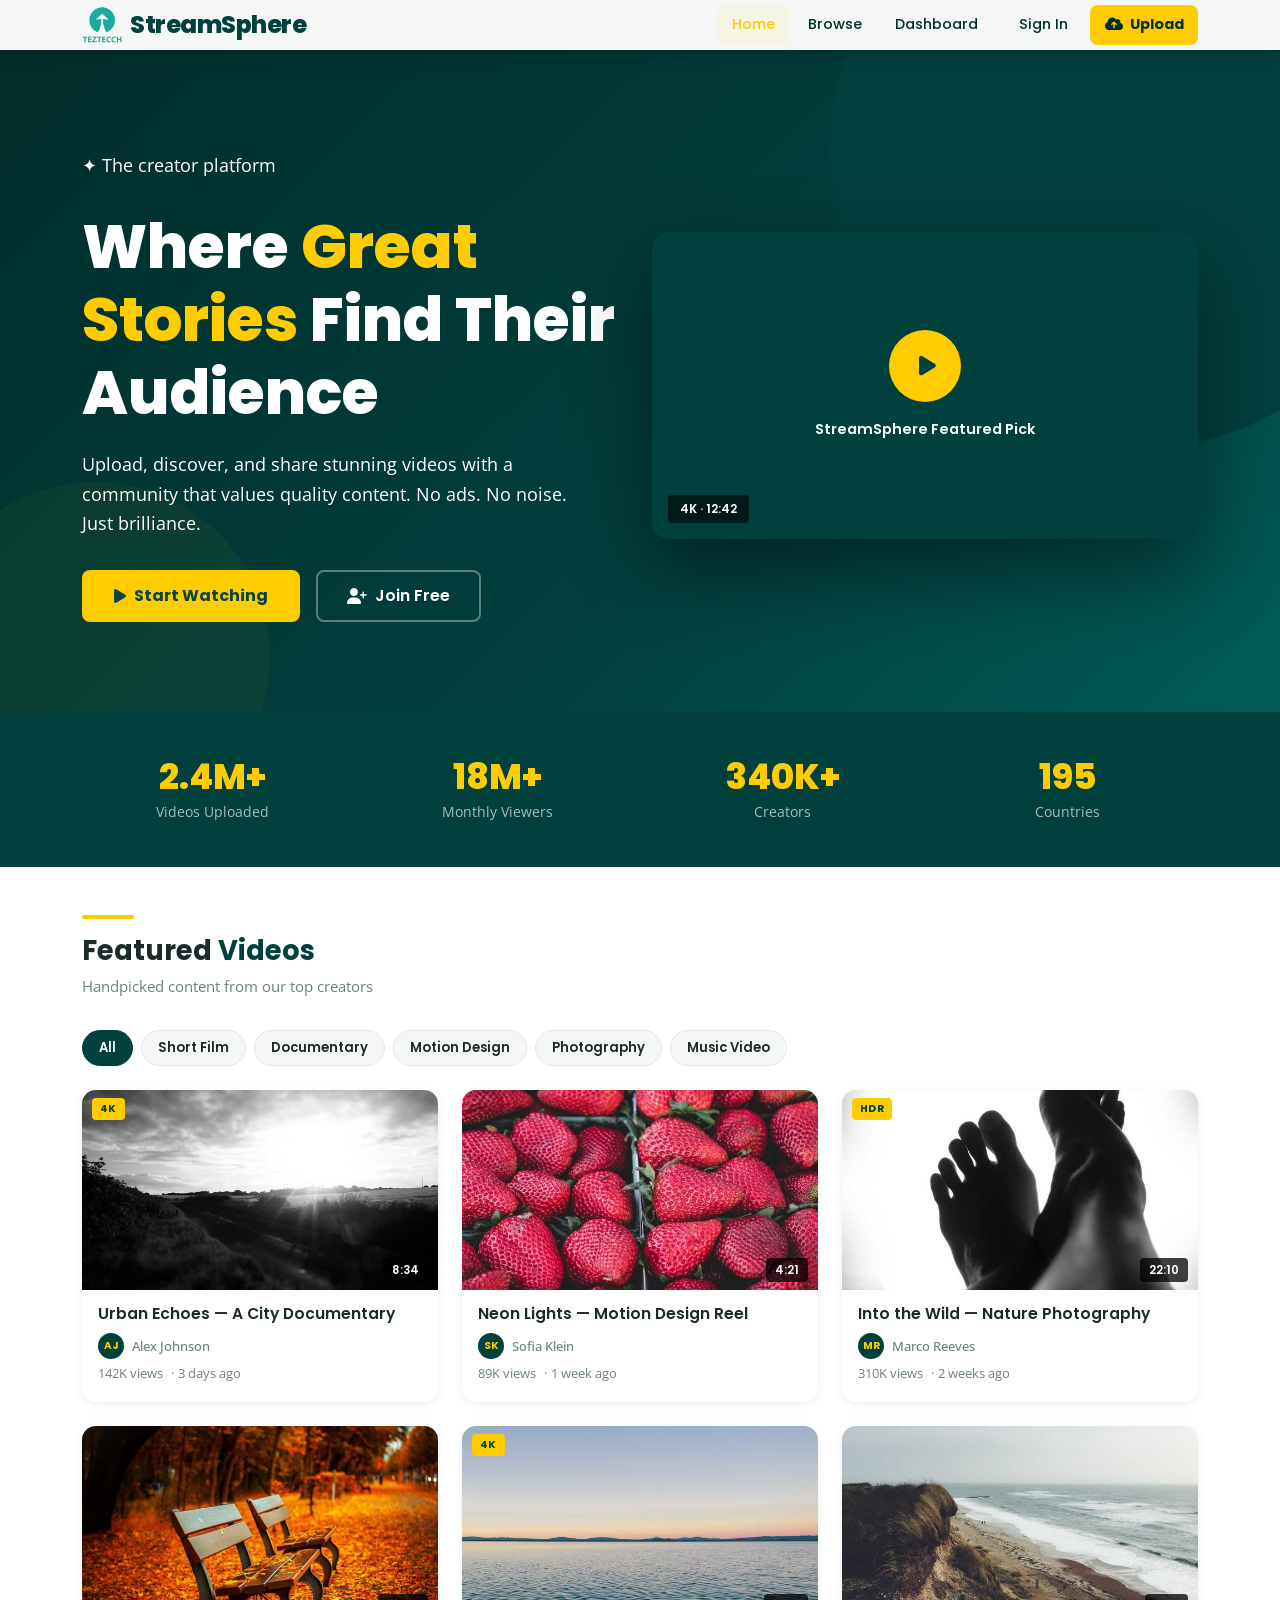
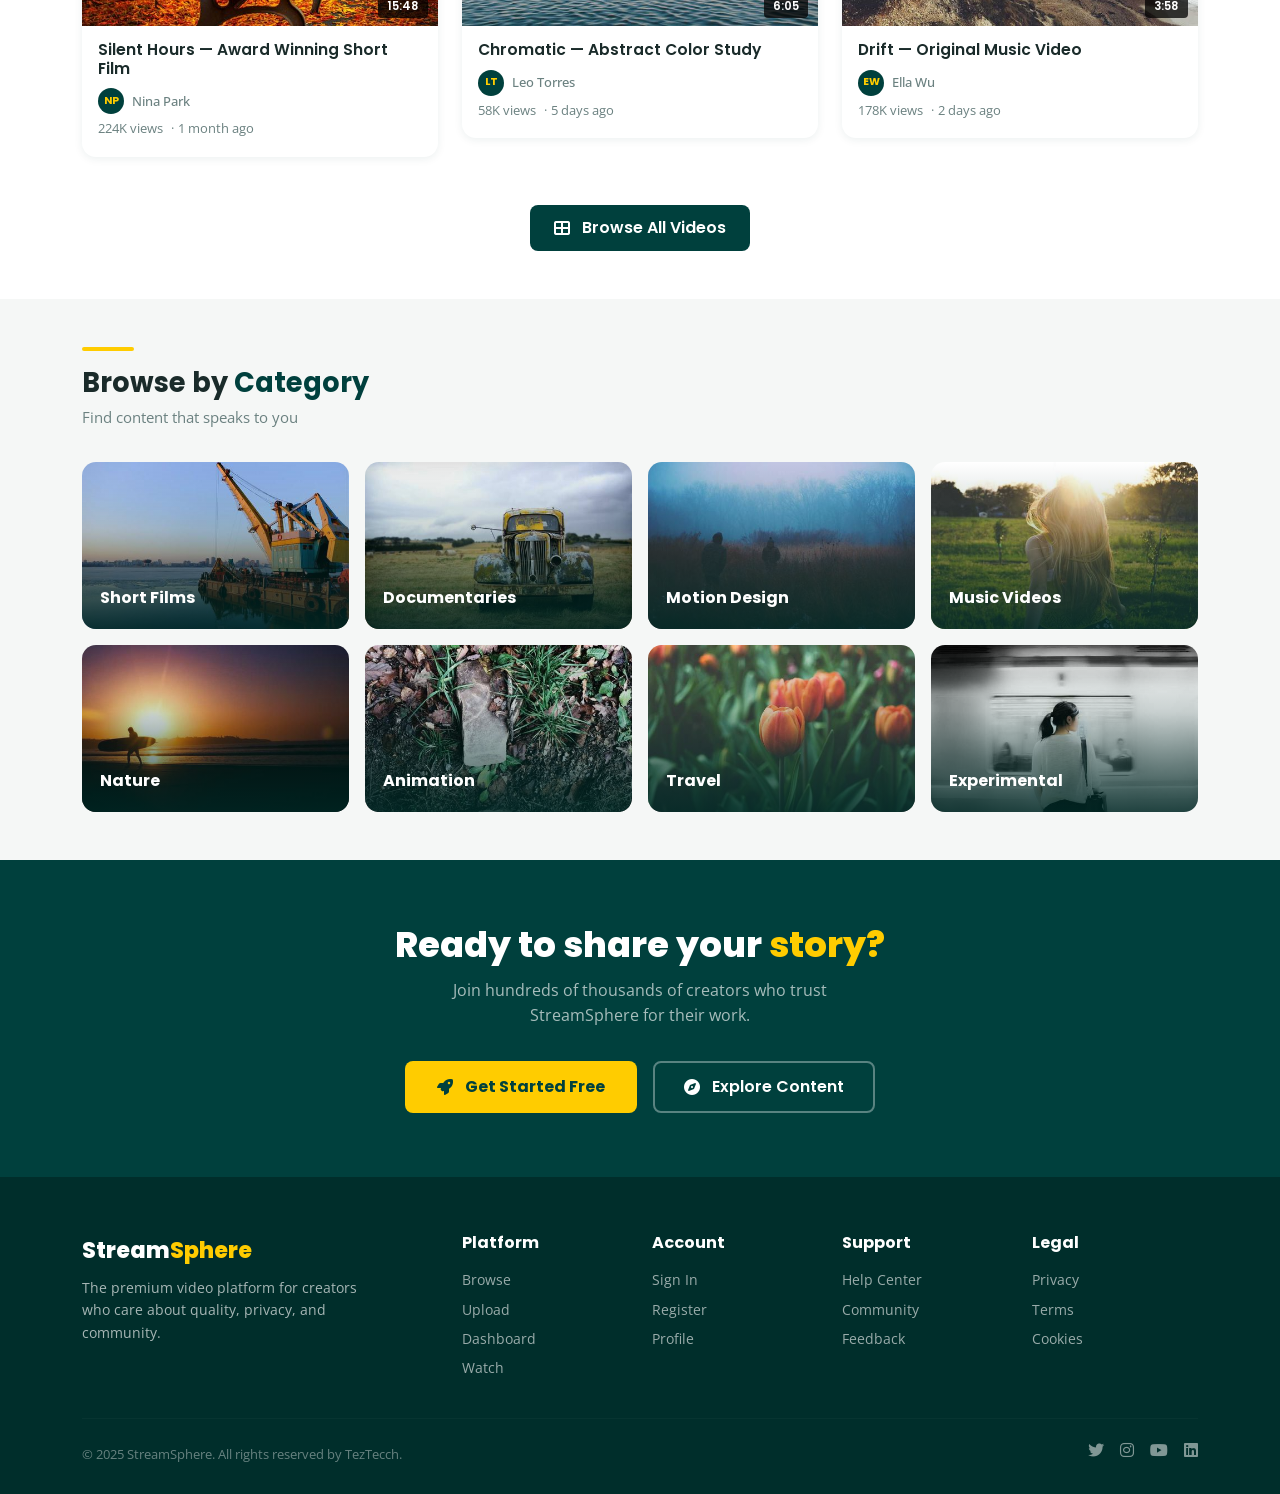
<file: Frontend/index.html>
<!DOCTYPE html>
<html lang="en">
<head>
  <meta charset="UTF-8" />
  <meta name="viewport" content="width=device-width, initial-scale=1.0" />
  <title>StreamSphere — Share Your World</title>
  <link rel="stylesheet" href="https://cdnjs.cloudflare.com/ajax/libs/bootstrap/5.3.2/css/bootstrap.min.css" />
  <link rel="stylesheet" href="https://cdnjs.cloudflare.com/ajax/libs/font-awesome/6.5.0/css/all.min.css" />
  <link rel="stylesheet" href="assets/css/style.css"/>
  <link rel="stylesheet" href="assets/css/components.css"/>
</head>
<body>

  <!-- ── Navbar ── -->
  <nav class="ss-navbar navbar navbar-expand-lg">
    <div class="container">
      <a class="navbar-brand d-flex align-items-center" href="index.html">
        <img src="assets/images/tez-logo.png" alt="StreamSphere Logo" width="40" height="40" class="me-2">
        <span>Stream<span class="brand-highlight">Sphere</span></span>
      </a>
      <button class="navbar-toggler" type="button" data-bs-toggle="collapse" data-bs-target="#mainNav">
        <span class="navbar-toggler-icon"></span>
      </button>
      <div class="collapse navbar-collapse" id="mainNav">
        <ul class="navbar-nav ms-auto align-items-lg-center gap-1">
          <li class="nav-item"><a class="nav-link active" href="index.html">Home</a></li>
          <li class="nav-item"><a class="nav-link" href="browse.html">Browse</a></li>
          <li class="nav-item"><a class="nav-link" href="dashboard.html">Dashboard</a></li>
          <li class="nav-item ms-lg-2"><a class="nav-link" href="login.html">Sign In</a></li>
          <li class="nav-item ms-lg-1">
            <a class="nav-link btn-nav-upload" href="upload.html"><i class="fas fa-cloud-upload-alt me-1"></i> Upload</a>
          </li>
        </ul>
      </div>
    </div>
  </nav>

  <!-- ── Hero ── -->
  <section class="ss-hero">
    <div class="container">
      <div class="row align-items-center">
        <div class="col-lg-6">
          <p class="ss-hero-tagline">✦ The creator platform</p>
          <h1>Where <span>Great Stories</span> Find Their Audience</h1>
          <p>Upload, discover, and share stunning videos with a community that values quality content. No ads. No noise. Just brilliance.</p>
          <div class="d-flex gap-3 flex-wrap">
            <a href="browse.html" class="btn-primary-ss"><i class="fas fa-play"></i> Start Watching</a>
            <a href="register.html" class="btn-outline-ss"><i class="fas fa-user-plus"></i> Join Free</a>
          </div>
        </div>
        <div class="col-lg-6 mt-5 mt-lg-0 text-center">
          <!-- Hero mock video frame -->
          <div style="border-radius:16px;overflow:hidden;box-shadow:0 32px 80px rgba(0,0,0,.45);position:relative;aspect-ratio:16/9;background:#0a1a19;display:flex;align-items:center;justify-content:center;">
            <div style="position:absolute;inset:0;background:linear-gradient(135deg,#00403d,#00403d 50%);"></div>
            <div style="position:relative;z-index:1;text-align:center;">
              <div style="width:72px;height:72px;border-radius:50%;background:#ffcc00;display:flex;align-items:center;justify-content:center;margin:0 auto 1rem;cursor:pointer;" onclick="window.location.href='watch.html'">
                <i class="fas fa-play" style="color:#00403D;font-size:1.4rem;margin-left:4px;"></i>
              </div>
              <p style="color:rgba(255,255,255,.7);font-family:'Poppins',sans-serif;font-weight:600;font-size:.9rem;margin:0;">StreamSphere Featured Pick</p>
            </div>
            <div style="position:absolute;bottom:1rem;left:1rem;background:rgba(0,0,0,.6);color:#fff;font-family:'Poppins',sans-serif;font-size:.75rem;font-weight:600;padding:.3rem .75rem;border-radius:4px;">4K · 12:42</div>
          </div>
        </div>
      </div>
    </div>
  </section>

  <!-- ── Stats band ── -->
  <div class="ss-stats-band">
    <div class="container">
      <div class="row text-center g-4">
        <div class="col-6 col-md-3 ss-stat-item">
          <h3>2.4M+</h3>
          <p>Videos Uploaded</p>
        </div>
        <div class="col-6 col-md-3 ss-stat-item">
          <h3>18M+</h3>
          <p>Monthly Viewers</p>
        </div>
        <div class="col-6 col-md-3 ss-stat-item">
          <h3>340K+</h3>
          <p>Creators</p>
        </div>
        <div class="col-6 col-md-3 ss-stat-item">
          <h3>195</h3>
          <p>Countries</p>
        </div>
      </div>
    </div>
  </div>

  <!-- ── Featured Videos ── -->
  <section class="py-5 bg-white">
    <div class="container">
      <div class="mb-4">
        <div class="ss-divider"></div>
        <h2 class="ss-section-label">Featured <span>Videos</span></h2>
        <p class="ss-section-sub">Handpicked content from our top creators</p>
      </div>

      <!-- Pills -->
      <div class="d-flex flex-wrap gap-2 mb-4">
        <span class="ss-pill active">All</span>
        <span class="ss-pill">Short Film</span>
        <span class="ss-pill">Documentary</span>
        <span class="ss-pill">Motion Design</span>
        <span class="ss-pill">Photography</span>
        <span class="ss-pill">Music Video</span>
      </div>

      <div class="row g-4 ss-video-grid">
        <!-- Card 1 -->
        <div class="col-sm-6 col-lg-4">
          <div class="ss-video-card">
            <div class="ss-video-thumb">
              <img src="assets/images/1.jpg" alt="Urban Echoes" />
              <div class="ss-play-overlay"><div class="ss-play-btn"><i class="fas fa-play"></i></div></div>
              <span class="ss-video-duration">8:34</span>
              <span class="ss-video-quality">4K</span>
            </div>
            <div class="ss-video-card-body">
              <h5>Urban Echoes — A City Documentary</h5>
              <div class="ss-card-author">
                <div class="ss-avatar-sm">AJ</div>
                <span class="ss-card-author-name">Alex Johnson</span>
              </div>
              <div class="ss-card-meta mt-1">
                <span>142K views</span>
                <span class="dot">3 days ago</span>
              </div>
            </div>
          </div>
        </div>
        <!-- Card 2 -->
        <div class="col-sm-6 col-lg-4">
          <div class="ss-video-card">
            <div class="ss-video-thumb">
              <img src="assets/images/2.jpg" alt="Neon Lights" />
              <div class="ss-play-overlay"><div class="ss-play-btn"><i class="fas fa-play"></i></div></div>
              <span class="ss-video-duration">4:21</span>
            </div>
            <div class="ss-video-card-body">
              <h5>Neon Lights — Motion Design Reel</h5>
              <div class="ss-card-author">
                <div class="ss-avatar-sm">SK</div>
                <span class="ss-card-author-name">Sofia Klein</span>
              </div>
              <div class="ss-card-meta mt-1">
                <span>89K views</span>
                <span class="dot">1 week ago</span>
              </div>
            </div>
          </div>
        </div>
        <!-- Card 3 -->
        <div class="col-sm-6 col-lg-4">
          <div class="ss-video-card">
            <div class="ss-video-thumb">
              <img src="assets/images/3.jpg" alt="Into the Wild" />
              <div class="ss-play-overlay"><div class="ss-play-btn"><i class="fas fa-play"></i></div></div>
              <span class="ss-video-duration">22:10</span>
              <span class="ss-video-quality">HDR</span>
            </div>
            <div class="ss-video-card-body">
              <h5>Into the Wild — Nature Photography</h5>
              <div class="ss-card-author">
                <div class="ss-avatar-sm">MR</div>
                <span class="ss-card-author-name">Marco Reeves</span>
              </div>
              <div class="ss-card-meta mt-1">
                <span>310K views</span>
                <span class="dot">2 weeks ago</span>
              </div>
            </div>
          </div>
        </div>
        <!-- Card 4 -->
        <div class="col-sm-6 col-lg-4">
          <div class="ss-video-card">
            <div class="ss-video-thumb">
              <img src="assets/images/4.jpg" alt="Silent Hours" />
              <div class="ss-play-overlay"><div class="ss-play-btn"><i class="fas fa-play"></i></div></div>
              <span class="ss-video-duration">15:48</span>
            </div>
            <div class="ss-video-card-body">
              <h5>Silent Hours — Award Winning Short Film</h5>
              <div class="ss-card-author">
                <div class="ss-avatar-sm">NP</div>
                <span class="ss-card-author-name">Nina Park</span>
              </div>
              <div class="ss-card-meta mt-1">
                <span>224K views</span>
                <span class="dot">1 month ago</span>
              </div>
            </div>
          </div>
        </div>
        <!-- Card 5 -->
        <div class="col-sm-6 col-lg-4">
          <div class="ss-video-card">
            <div class="ss-video-thumb">
              <img src="assets/images/5.jpg" alt="Chromatic" />
              <div class="ss-play-overlay"><div class="ss-play-btn"><i class="fas fa-play"></i></div></div>
              <span class="ss-video-duration">6:05</span>
              <span class="ss-video-quality">4K</span>
            </div>
            <div class="ss-video-card-body">
              <h5>Chromatic — Abstract Color Study</h5>
              <div class="ss-card-author">
                <div class="ss-avatar-sm">LT</div>
                <span class="ss-card-author-name">Leo Torres</span>
              </div>
              <div class="ss-card-meta mt-1">
                <span>58K views</span>
                <span class="dot">5 days ago</span>
              </div>
            </div>
          </div>
        </div>
        <!-- Card 6 -->
        <div class="col-sm-6 col-lg-4">
          <div class="ss-video-card">
            <div class="ss-video-thumb">
              <img src="assets/images/6.jpg" alt="Drift" />
              <div class="ss-play-overlay"><div class="ss-play-btn"><i class="fas fa-play"></i></div></div>
              <span class="ss-video-duration">3:58</span>
            </div>
            <div class="ss-video-card-body">
              <h5>Drift — Original Music Video</h5>
              <div class="ss-card-author">
                <div class="ss-avatar-sm">EW</div>
                <span class="ss-card-author-name">Ella Wu</span>
              </div>
              <div class="ss-card-meta mt-1">
                <span>178K views</span>
                <span class="dot">2 days ago</span>
              </div>
            </div>
          </div>
        </div>
      </div>

      <div class="text-center mt-5">
        <a href="browse.html" class="btn-dark-ss"><i class="fas fa-th-large me-1"></i> Browse All Videos</a>
      </div>
    </div>
  </section>

  <!-- ── Categories ── -->
  <section class="py-5" style="background:var(--clr-light);">
    <div class="container">
      <div class="mb-4">
        <div class="ss-divider"></div>
        <h2 class="ss-section-label">Browse by <span>Category</span></h2>
        <p class="ss-section-sub">Find content that speaks to you</p>
      </div>
      <div class="row g-3">
        <div class="col-6 col-md-4 col-lg-3">
          <div class="ss-category-card">
            <img src="assets/images/category1.jpg" alt="Short Films" />
            <div class="ss-cat-overlay"><span>Short Films</span></div>
          </div>
        </div>
        <div class="col-6 col-md-4 col-lg-3">
          <div class="ss-category-card">
            <img src="assets/images/category2.jpg" alt="Documentaries" />
            <div class="ss-cat-overlay"><span>Documentaries</span></div>
          </div>
        </div>
        <div class="col-6 col-md-4 col-lg-3">
          <div class="ss-category-card">
            <img src="assets/images/category3.jpg" alt="Motion Design" />
            <div class="ss-cat-overlay"><span>Motion Design</span></div>
          </div>
        </div>
        <div class="col-6 col-md-4 col-lg-3">
          <div class="ss-category-card">
            <img src="assets/images/category4.jpg" alt="Music Videos" />
            <div class="ss-cat-overlay"><span>Music Videos</span></div>
          </div>
        </div>
        <div class="col-6 col-md-4 col-lg-3">
          <div class="ss-category-card">
            <img src="assets/images/category5.jpg" alt="Nature" />
            <div class="ss-cat-overlay"><span>Nature</span></div>
          </div>
        </div>
        <div class="col-6 col-md-4 col-lg-3">
          <div class="ss-category-card">
            <img src="assets/images/category6.jpg" alt="Animation" />
            <div class="ss-cat-overlay"><span>Animation</span></div>
          </div>
        </div>
        <div class="col-6 col-md-4 col-lg-3">
          <div class="ss-category-card">
            <img src="assets/images/category7.jpg" alt="Travel" />
            <div class="ss-cat-overlay"><span>Travel</span></div>
          </div>
        </div>
        <div class="col-6 col-md-4 col-lg-3">
          <div class="ss-category-card">
            <img src="assets/images/category8.jpg" alt="Experimental" />
            <div class="ss-cat-overlay"><span>Experimental</span></div>
          </div>
        </div>
      </div>
    </div>
  </section>

  <!-- ── CTA Band ── -->
  <section class="py-5" style="background:var(--clr-dark);">
    <div class="container text-center py-3">
      <h2 style="font-family:var(--font-head);font-weight:800;font-size:2.2rem;color:#ffff;margin-bottom:.75rem;">
        Ready to share your <span style="color:var(--clr-accent);">story?</span>
      </h2>
      <p style="color:rgba(255,255,255,.65);max-width:480px;margin:0 auto 2rem;">
        Join hundreds of thousands of creators who trust StreamSphere for their work.
      </p>
      <div class="d-flex gap-3 justify-content-center flex-wrap">
        <a href="register.html" class="btn-primary-ss"><i class="fas fa-rocket me-1"></i> Get Started Free</a>
        <a href="browse.html" class="btn-outline-ss"><i class="fas fa-compass me-1"></i> Explore Content</a>
      </div>
    </div>
  </section>

  <!-- ── Footer ── -->
  <footer class="ss-footer">
    <div class="container">
      <div class="row g-4">
        <div class="col-12 col-md-4">
          <div class="ss-footer-brand mb-2">Stream<span>Sphere</span></div>
          <p style="font-size:.88rem;max-width:280px;">The premium video platform for creators who care about quality, privacy, and community.</p>
        </div>
        <div class="col-6 col-md-2">
          <h5>Platform</h5>
          <a href="browse.html">Browse</a>
          <a href="upload.html">Upload</a>
          <a href="dashboard.html">Dashboard</a>
          <a href="watch.html">Watch</a>
        </div>
        <div class="col-6 col-md-2">
          <h5>Account</h5>
          <a href="login.html">Sign In</a>
          <a href="register.html">Register</a>
          <a href="profile.html">Profile</a>
        </div>
        <div class="col-6 col-md-2">
          <h5>Support</h5>
          <a href="help.html">Help Center</a>
          <a href="community.html">Community</a>
          <a href="feedback.html">Feedback</a>
        </div>
        <div class="col-6 col-md-2">
          <h5>Legal</h5>
          <a href="privacypolicy.html">Privacy</a>
          <a href="term.html">Terms</a>
          <a href="cookies.html">Cookies</a>
        </div>
      </div>
      <hr class="ss-footer-divider" />
      <div class="d-flex flex-column flex-md-row justify-content-between align-items-center gap-2">
        <p class="ss-footer-copy mb-0">© 2025 StreamSphere. All rights reserved by TezTecch.</p>
        <div class="d-flex gap-3">
          <a href="https://x.com/tecchtez" style="color:rgba(255,255,255,.5);font-size:1rem;" class="hover-accent"><i class="fab fa-twitter"></i></a>
          <a href="https://t.me/teztecch" style="color:rgba(255,255,255,.5);font-size:1rem;"><i class="fab fa-instagram"></i></a>
          <a href="https://www.youtube.com/@teztecch" style="color:rgba(255,255,255,.5);font-size:1rem;"><i class="fab fa-youtube"></i></a>
          <a href="https://in.linkedin.com/company/teztecchsolutions" style="color:rgba(255,255,255,.5);font-size:1rem;"><i class="fab fa-linkedin"></i></a>
        </div>
      </div>
    </div>
  </footer>

  <script src="https://cdnjs.cloudflare.com/ajax/libs/bootstrap/5.3.2/js/bootstrap.bundle.min.js"></script>
  <script src="assets/js/main.js"></script>
</body>
</html>
</file>
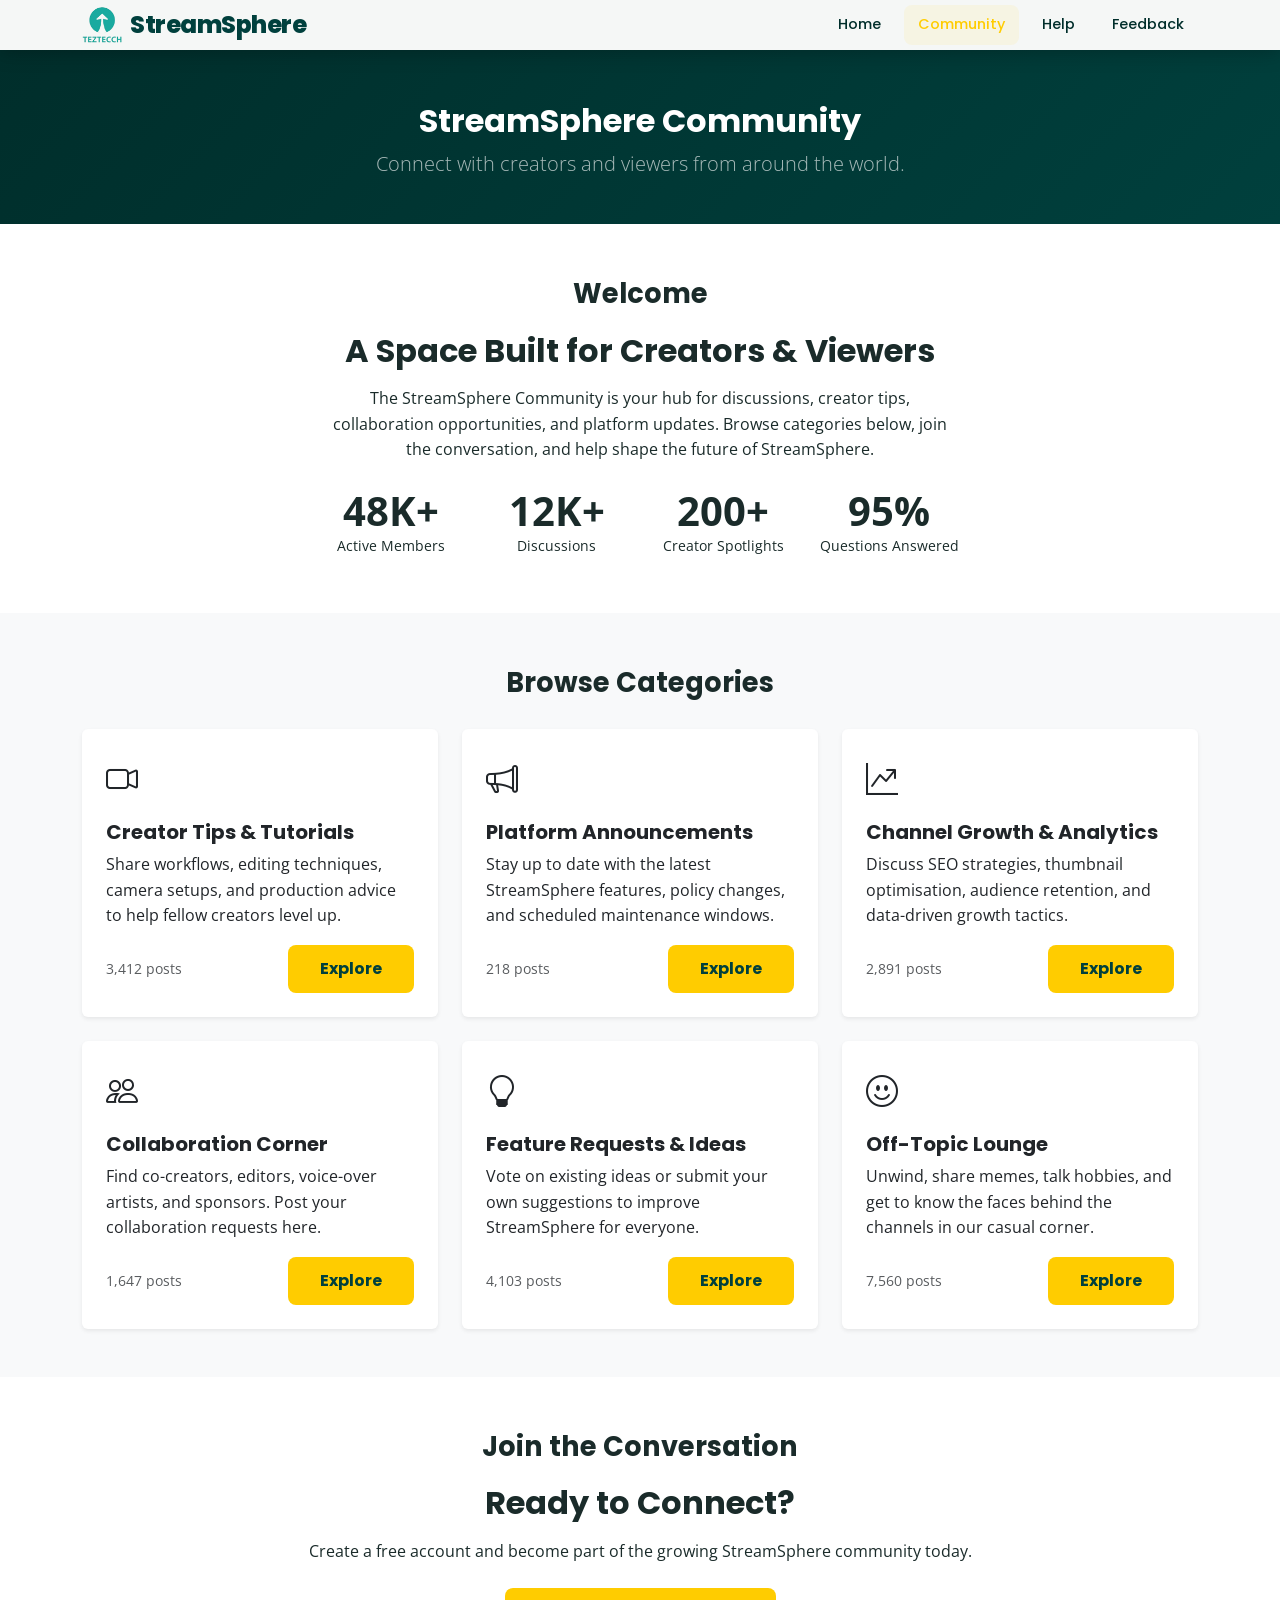
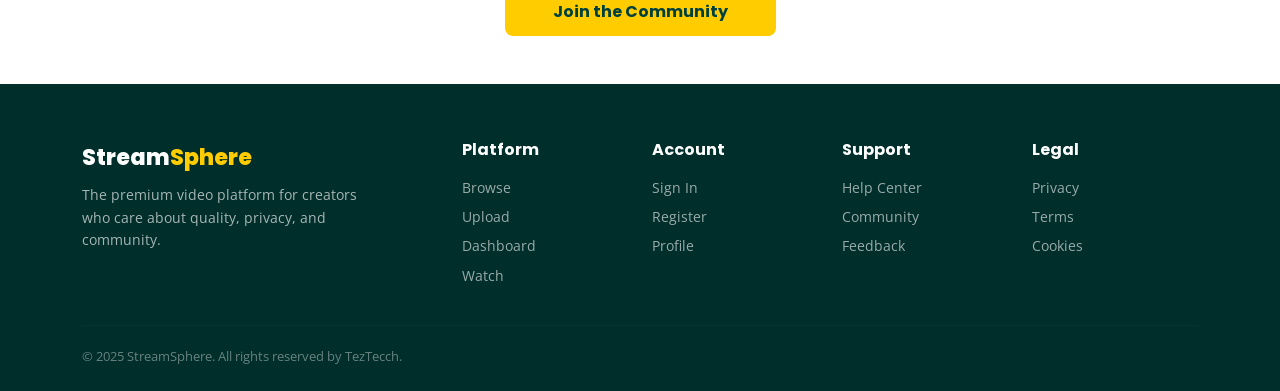
<file: Frontend/community.html>
<!DOCTYPE html>
<html lang="en">
<head>
  <meta charset="UTF-8" />
  <meta name="viewport" content="width=device-width, initial-scale=1.0" />
  <title>Community – StreamSphere</title>
  <link rel="stylesheet" href="https://cdn.jsdelivr.net/npm/bootstrap@5.3.2/dist/css/bootstrap.min.css" />
  <link rel="stylesheet" href="https://cdn.jsdelivr.net/npm/bootstrap-icons@1.11.3/font/bootstrap-icons.min.css" />
  <link rel="stylesheet" href="assets/css/style.css" />
</head>
<body>

  <!-- ===== NAVBAR ===== -->
  <nav class="navbar navbar-expand-lg ss-navbar">
    <div class="container">
       <a class="navbar-brand d-flex align-items-center" href="index.html">
        <img src="assets/images/tez-logo.png" alt="StreamSphere Logo" width="40" height="40" class="me-2">
        <span>Stream<span class="brand-highlight">Sphere</span></span>
      </a>
      <button class="navbar-toggler" type="button" data-bs-toggle="collapse" data-bs-target="#mainNav">
        <span class="navbar-toggler-icon"></span>
      </button>
      <div class="collapse navbar-collapse" id="mainNav">
        <ul class="navbar-nav ms-auto gap-2">
          <li class="nav-item"><a class="nav-link" href="index.html">Home</a></li>
          <li class="nav-item"><a class="nav-link active" href="community.html">Community</a></li>
          <li class="nav-item"><a class="nav-link" href="help-center.html">Help</a></li>
          <li class="nav-item"><a class="nav-link" href="feedback.html">Feedback</a></li>
        </ul>
      </div>
    </div>
  </nav>

  <!-- ===== PAGE HEADER ===== -->
  <header class="ss-page-header text-center">
    <div class="container">
      <h1 class="display-5 fw-bold mb-2">StreamSphere Community</h1>
      <p class="lead mb-0">Connect with creators and viewers from around the world.</p>
    </div>
  </header>

  <!-- ===== INTRO ===== -->
  <section class="py-5">
    <div class="container">
      <div class="row justify-content-center text-center">
        <div class="col-lg-7">
          <span class="ss-section-label d-block mb-3">Welcome</span>
          <h2 class="fw-bold mb-3">A Space Built for Creators &amp; Viewers</h2>
          <p class="mb-4">The StreamSphere Community is your hub for discussions, creator tips, collaboration opportunities, and platform updates. Browse categories below, join the conversation, and help shape the future of StreamSphere.</p>
          <div class="row g-4 justify-content-center mb-2">
            <div class="col-6 col-md-3">
              <div class="fw-bold display-6">48K+</div>
              <div class="small">Active Members</div>
            </div>
            <div class="col-6 col-md-3">
              <div class="fw-bold display-6">12K+</div>
              <div class="small">Discussions</div>
            </div>
            <div class="col-6 col-md-3">
              <div class="fw-bold display-6">200+</div>
              <div class="small">Creator Spotlights</div>
            </div>
            <div class="col-6 col-md-3">
              <div class="fw-bold display-6">95%</div>
              <div class="small">Questions Answered</div>
            </div>
          </div>
        </div>
      </div>
    </div>
  </section>

  <!-- ===== DISCUSSION CATEGORIES ===== -->
  <section class="py-5 bg-light">
    <div class="container">
      <span class="ss-section-label d-block mb-4 text-center">Browse Categories</span>
      <div class="row g-4">

        <div class="col-sm-6 col-lg-4">
          <div class="card h-100 border-0 shadow-sm">
            <div class="card-body p-4">
              <div class="mb-3 fs-2">
                <i class="bi bi-camera-video"></i>
              </div>
              <h5 class="card-title fw-bold">Creator Tips &amp; Tutorials</h5>
              <p class="card-text">Share workflows, editing techniques, camera setups, and production advice to help fellow creators level up.</p>
              <div class="d-flex justify-content-between align-items-center mt-3">
                <span class="small text-muted">3,412 posts</span>
                <a href="#" class="btn btn-primary-ss btn-sm">Explore</a>
              </div>
            </div>
          </div>
        </div>

        <div class="col-sm-6 col-lg-4">
          <div class="card h-100 border-0 shadow-sm">
            <div class="card-body p-4">
              <div class="mb-3 fs-2">
                <i class="bi bi-megaphone"></i>
              </div>
              <h5 class="card-title fw-bold">Platform Announcements</h5>
              <p class="card-text">Stay up to date with the latest StreamSphere features, policy changes, and scheduled maintenance windows.</p>
              <div class="d-flex justify-content-between align-items-center mt-3">
                <span class="small text-muted">218 posts</span>
                <a href="#" class="btn btn-primary-ss btn-sm">Explore</a>
              </div>
            </div>
          </div>
        </div>

        <div class="col-sm-6 col-lg-4">
          <div class="card h-100 border-0 shadow-sm">
            <div class="card-body p-4">
              <div class="mb-3 fs-2">
                <i class="bi bi-graph-up-arrow"></i>
              </div>
              <h5 class="card-title fw-bold">Channel Growth &amp; Analytics</h5>
              <p class="card-text">Discuss SEO strategies, thumbnail optimisation, audience retention, and data-driven growth tactics.</p>
              <div class="d-flex justify-content-between align-items-center mt-3">
                <span class="small text-muted">2,891 posts</span>
                <a href="#" class="btn btn-primary-ss btn-sm">Explore</a>
              </div>
            </div>
          </div>
        </div>

        <div class="col-sm-6 col-lg-4">
          <div class="card h-100 border-0 shadow-sm">
            <div class="card-body p-4">
              <div class="mb-3 fs-2">
                <i class="bi bi-people"></i>
              </div>
              <h5 class="card-title fw-bold">Collaboration Corner</h5>
              <p class="card-text">Find co-creators, editors, voice-over artists, and sponsors. Post your collaboration requests here.</p>
              <div class="d-flex justify-content-between align-items-center mt-3">
                <span class="small text-muted">1,647 posts</span>
                <a href="#" class="btn btn-primary-ss btn-sm">Explore</a>
              </div>
            </div>
          </div>
        </div>

        <div class="col-sm-6 col-lg-4">
          <div class="card h-100 border-0 shadow-sm">
            <div class="card-body p-4">
              <div class="mb-3 fs-2">
                <i class="bi bi-lightbulb"></i>
              </div>
              <h5 class="card-title fw-bold">Feature Requests &amp; Ideas</h5>
              <p class="card-text">Vote on existing ideas or submit your own suggestions to improve StreamSphere for everyone.</p>
              <div class="d-flex justify-content-between align-items-center mt-3">
                <span class="small text-muted">4,103 posts</span>
                <a href="#" class="btn btn-primary-ss btn-sm">Explore</a>
              </div>
            </div>
          </div>
        </div>

        <div class="col-sm-6 col-lg-4">
          <div class="card h-100 border-0 shadow-sm">
            <div class="card-body p-4">
              <div class="mb-3 fs-2">
                <i class="bi bi-emoji-smile"></i>
              </div>
              <h5 class="card-title fw-bold">Off-Topic Lounge</h5>
              <p class="card-text">Unwind, share memes, talk hobbies, and get to know the faces behind the channels in our casual corner.</p>
              <div class="d-flex justify-content-between align-items-center mt-3">
                <span class="small text-muted">7,560 posts</span>
                <a href="#" class="btn btn-primary-ss btn-sm">Explore</a>
              </div>
            </div>
          </div>
        </div>

      </div>
    </div>
  </section>

  <!-- ===== CTA ===== -->
  <section class="py-5">
    <div class="container text-center">
      <span class="ss-section-label d-block mb-3">Join the Conversation</span>
      <h2 class="fw-bold mb-3">Ready to Connect?</h2>
      <p class="mb-4">Create a free account and become part of the growing StreamSphere community today.</p>
      <a href="#" class="btn btn-primary-ss px-5">Join the Community</a>
    </div>
  </section>

<!-- ── Footer ── -->
  <footer class="ss-footer">
    <div class="container">
      <div class="row g-4">
        <div class="col-12 col-md-4">
          <div class="ss-footer-brand mb-2">Stream<span>Sphere</span></div>
          <p style="font-size:.88rem;max-width:280px;">The premium video platform for creators who care about quality, privacy, and community.</p>
        </div>
        <div class="col-6 col-md-2">
          <h5>Platform</h5>
          <a href="browse.html">Browse</a>
          <a href="upload.html">Upload</a>
          <a href="dashboard.html">Dashboard</a>
          <a href="watch.html">Watch</a>
        </div>
        <div class="col-6 col-md-2">
          <h5>Account</h5>
          <a href="login.html">Sign In</a>
          <a href="register.html">Register</a>
          <a href="dashboard.html">Profile</a>
        </div>
        <div class="col-6 col-md-2">
          <h5>Support</h5>
          <a href="help.html">Help Center</a>
          <a href="community.html">Community</a>
          <a href="feedback.html">Feedback</a>
        </div>
        <div class="col-6 col-md-2">
          <h5>Legal</h5>
          <a href="privacypolicy.html">Privacy</a>
          <a href="term.html">Terms</a>
          <a href="cookies.html">Cookies</a>
        </div>
      </div>
      <hr class="ss-footer-divider" />
      <div class="d-flex flex-column flex-md-row justify-content-between align-items-center gap-2">
        <p class="ss-footer-copy mb-0">© 2025 StreamSphere. All rights reserved by TezTecch.</p>
        <div class="d-flex gap-3">
          <a href="https://x.com/tecchtez" style="color:rgba(255,255,255,.5);font-size:1rem;" class="hover-accent"><i class="fab fa-twitter"></i></a>
          <a href="https://t.me/teztecch" style="color:rgba(255,255,255,.5);font-size:1rem;"><i class="fab fa-instagram"></i></a>
          <a href="https://www.youtube.com/@teztecch" style="color:rgba(255,255,255,.5);font-size:1rem;"><i class="fab fa-youtube"></i></a>
          <a href="https://in.linkedin.com/company/teztecchsolutions" style="color:rgba(255,255,255,.5);font-size:1rem;"><i class="fab fa-linkedin"></i></a>
        </div>
      </div>
    </div>
  </footer>

  <script src="https://cdn.jsdelivr.net/npm/bootstrap@5.3.2/dist/js/bootstrap.bundle.min.js"></script>
</body>
</html>
</file>
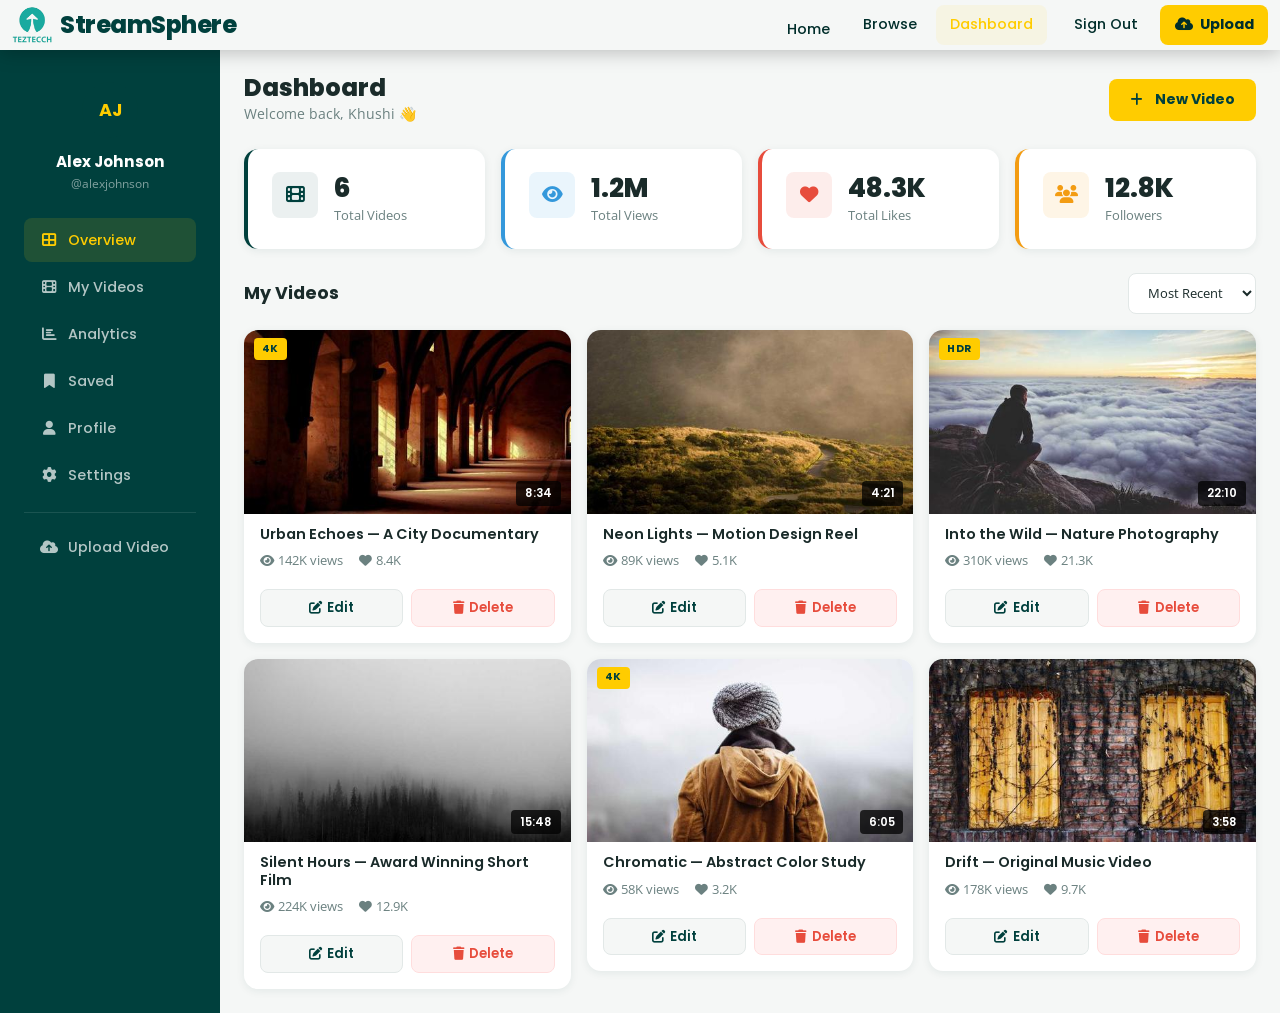
<file: Frontend/dashboard.html>
<!DOCTYPE html>
<html lang="en">
<head>
  <meta charset="UTF-8" />
  <meta name="viewport" content="width=device-width, initial-scale=1.0" />
  <title>Dashboard — StreamSphere</title>
  <link rel="stylesheet" href="https://cdnjs.cloudflare.com/ajax/libs/bootstrap/5.3.2/css/bootstrap.min.css" />
  <link rel="stylesheet" href="https://cdnjs.cloudflare.com/ajax/libs/font-awesome/6.5.0/css/all.min.css" />
  
  <link rel="stylesheet" href="assets/css/style.css"/>
  <link rel="stylesheet" href="assets/css/components.css"/>
</head>
<body>

  <!-- ── Navbar ── -->
  <nav class="ss-navbar navbar navbar-expand-lg">
    <div class="container-fluid">
       <a class="navbar-brand d-flex align-items-center" href="index.html">
        <img src="assets/images/tez-logo.png" alt="StreamSphere Logo" width="40" height="40" class="me-2">
        <span>Stream<span class="brand-highlight">Sphere</span></span>
      
      <button class="navbar-toggler" type="button" data-bs-toggle="collapse" data-bs-target="#mainNav">
        <span class="navbar-toggler-icon"></span>
      </button>
      <div class="collapse navbar-collapse" id="mainNav">
        <ul class="navbar-nav ms-auto align-items-lg-center gap-1">
          <li class="nav-item"><a class="nav-link" href="index.html">Home</a></li>
          <li class="nav-item"><a class="nav-link" href="browse.html">Browse</a></li>
          <li class="nav-item"><a class="nav-link active" href="dashboard.html">Dashboard</a></li>
          <li class="nav-item ms-lg-2"><a class="nav-link" href="login.html">Sign Out</a></li>
          <li class="nav-item ms-lg-1">
            <a class="nav-link btn-nav-upload" href="upload.html"><i class="fas fa-cloud-upload-alt me-1"></i> Upload</a>
          </li>
        </ul>
      </div>
    </div>
  </nav>

  <!-- ── Dashboard Layout ── -->
  <div class="d-flex" style="min-height:calc(100vh - 68px);">

    <!-- Sidebar -->
    <div class="ss-dash-sidebar col-auto" style="width:220px;flex-shrink:0;">
      <!-- User card -->
      <div class="text-center mb-4">
        <div class="ss-avatar" style="width:56px;height:56px;font-size:1.1rem;margin:0 auto .75rem;">AJ</div>
        <p style="font-family:var(--font-head);font-weight:700;color:#fff;margin:0;font-size:.95rem;">Alex Johnson</p>
        <p style="color:rgba(255,255,255,.5);font-size:.78rem;margin:0;">@alexjohnson</p>
      </div>

      <nav class="d-flex flex-column">
        <a href="#" class="nav-link active"><i class="fas fa-th-large"></i> Overview</a>
        <a href="#" class="nav-link"><i class="fas fa-film"></i> My Videos</a>
        <a href="#" class="nav-link"><i class="fas fa-chart-bar"></i> Analytics</a>
        <a href="#" class="nav-link"><i class="fas fa-bookmark"></i> Saved</a>
        <a href="#" class="nav-link"><i class="fas fa-user"></i> Profile</a>
        <a href="#" class="nav-link"><i class="fas fa-cog"></i> Settings</a>
        <div style="height:1px;background:rgba(255,255,255,.1);margin:.75rem 0;"></div>
          <a href="upload.html" class="nav-link upload-btn">
            <i class="fas fa-cloud-upload-alt"></i> Upload Video
          </a>
      </nav>
    </div>

    <!-- Main Content -->
    <div class="flex-grow-1 p-4" style="background:var(--clr-light);overflow-x:hidden;">

      <!-- Top bar -->
      <div class="d-flex align-items-center justify-content-between flex-wrap gap-3 mb-4">
        <div>
          <h2 style="font-family:var(--font-head);font-weight:800;font-size:1.5rem;margin:0;">Dashboard</h2>
          <p style="color:var(--clr-muted);font-size:.88rem;margin:0;">Welcome back, Khushi 👋</p>
        </div>
        <a href="upload.html" class="btn-primary-ss" style="font-size:.88rem;padding:.6rem 1.3rem;">
          <i class="fas fa-plus me-1"></i> New Video
        </a>
      </div>

      <!-- Stats -->
      <div class="row g-3 mb-4">
        <div class="col-6 col-lg-3">
          <div class="ss-stat-card">
            <div class="ss-stat-card-icon"><i class="fas fa-film"></i></div>
            <div>
              <h4 id="video-count">6</h4>
              <p>Total Videos</p>
            </div>
          </div>
        </div>
        <div class="col-6 col-lg-3">
          <div class="ss-stat-card" style="border-left-color:#3498db;">
            <div class="ss-stat-card-icon" style="background:rgba(52,152,219,.1);color:#3498db;"><i class="fas fa-eye"></i></div>
            <div>
              <h4>1.2M</h4>
              <p>Total Views</p>
            </div>
          </div>
        </div>
        <div class="col-6 col-lg-3">
          <div class="ss-stat-card" style="border-left-color:#e74c3c;">
            <div class="ss-stat-card-icon" style="background:rgba(231,76,60,.1);color:#e74c3c;"><i class="fas fa-heart"></i></div>
            <div>
              <h4>48.3K</h4>
              <p>Total Likes</p>
            </div>
          </div>
        </div>
        <div class="col-6 col-lg-3">
          <div class="ss-stat-card" style="border-left-color:#f39c12;">
            <div class="ss-stat-card-icon" style="background:rgba(243,156,18,.1);color:#f39c12;"><i class="fas fa-users"></i></div>
            <div>
              <h4>12.8K</h4>
              <p>Followers</p>
            </div>
          </div>
        </div>
      </div>

      <!-- Videos section -->
      <div class="d-flex align-items-center justify-content-between mb-3 flex-wrap gap-2">
        <h3 style="font-family:var(--font-head);font-weight:700;font-size:1.1rem;margin:0;">My Videos</h3>
        <select class="ss-select" style="font-size:.82rem;">
          <option>Most Recent</option>
          <option>Most Viewed</option>
          <option>Oldest</option>
        </select>
      </div>

      <div class="row g-3">

        <div class="col-sm-6 col-lg-4">
          <div class="ss-dash-video-card">
            <div class="ss-video-thumb">
              <img src="assets/images/d1.jpg" alt="" />
              <div class="ss-play-overlay"><div class="ss-play-btn"><i class="fas fa-play"></i></div></div>
              <span class="ss-video-duration">8:34</span>
              <span class="ss-video-quality">4K</span>
            </div>
            <div style="padding:.75rem 1rem .3rem;">
              <h5 style="font-family:var(--font-head);font-weight:600;font-size:.9rem;margin-bottom:.25rem;">Urban Echoes — A City Documentary</h5>
              <span style="color:var(--clr-muted);font-size:.8rem;"><i class="fas fa-eye me-1"></i>142K views</span>
              <span style="color:var(--clr-muted);font-size:.8rem;margin-left:.75rem;"><i class="fas fa-heart me-1"></i>8.4K</span>
            </div>
            <div class="ss-dash-actions">
              <button class="ss-btn-edit"><i class="fas fa-edit"></i> Edit</button>
              <button class="ss-btn-delete"><i class="fas fa-trash"></i> Delete</button>
            </div>
          </div>
        </div>

        <div class="col-sm-6 col-lg-4">
          <div class="ss-dash-video-card">
            <div class="ss-video-thumb">
              <img src="assets/images/d2.jpg" alt="" />
              <div class="ss-play-overlay"><div class="ss-play-btn"><i class="fas fa-play"></i></div></div>
              <span class="ss-video-duration">4:21</span>
            </div>
            <div style="padding:.75rem 1rem .3rem;">
              <h5 style="font-family:var(--font-head);font-weight:600;font-size:.9rem;margin-bottom:.25rem;">Neon Lights — Motion Design Reel</h5>
              <span style="color:var(--clr-muted);font-size:.8rem;"><i class="fas fa-eye me-1"></i>89K views</span>
              <span style="color:var(--clr-muted);font-size:.8rem;margin-left:.75rem;"><i class="fas fa-heart me-1"></i>5.1K</span>
            </div>
            <div class="ss-dash-actions">
              <button class="ss-btn-edit"><i class="fas fa-edit"></i> Edit</button>
              <button class="ss-btn-delete"><i class="fas fa-trash"></i> Delete</button>
            </div>
          </div>
        </div>

        <div class="col-sm-6 col-lg-4">
          <div class="ss-dash-video-card">
            <div class="ss-video-thumb">
              <img src="assets/images/d3.jpg" alt="" />
              <div class="ss-play-overlay"><div class="ss-play-btn"><i class="fas fa-play"></i></div></div>
              <span class="ss-video-duration">22:10</span>
              <span class="ss-video-quality">HDR</span>
            </div>
            <div style="padding:.75rem 1rem .3rem;">
              <h5 style="font-family:var(--font-head);font-weight:600;font-size:.9rem;margin-bottom:.25rem;">Into the Wild — Nature Photography</h5>
              <span style="color:var(--clr-muted);font-size:.8rem;"><i class="fas fa-eye me-1"></i>310K views</span>
              <span style="color:var(--clr-muted);font-size:.8rem;margin-left:.75rem;"><i class="fas fa-heart me-1"></i>21.3K</span>
            </div>
            <div class="ss-dash-actions">
              <button class="ss-btn-edit"><i class="fas fa-edit"></i> Edit</button>
              <button class="ss-btn-delete"><i class="fas fa-trash"></i> Delete</button>
            </div>
          </div>
        </div>

        <div class="col-sm-6 col-lg-4">
          <div class="ss-dash-video-card">
            <div class="ss-video-thumb">
              <img src="assets/images/d4.jpg" alt="" />
              <div class="ss-play-overlay"><div class="ss-play-btn"><i class="fas fa-play"></i></div></div>
              <span class="ss-video-duration">15:48</span>
            </div>
            <div style="padding:.75rem 1rem .3rem;">
              <h5 style="font-family:var(--font-head);font-weight:600;font-size:.9rem;margin-bottom:.25rem;">Silent Hours — Award Winning Short Film</h5>
              <span style="color:var(--clr-muted);font-size:.8rem;"><i class="fas fa-eye me-1"></i>224K views</span>
              <span style="color:var(--clr-muted);font-size:.8rem;margin-left:.75rem;"><i class="fas fa-heart me-1"></i>12.9K</span>
            </div>
            <div class="ss-dash-actions">
              <button class="ss-btn-edit"><i class="fas fa-edit"></i> Edit</button>
              <button class="ss-btn-delete"><i class="fas fa-trash"></i> Delete</button>
            </div>
          </div>
        </div>

        <div class="col-sm-6 col-lg-4">
          <div class="ss-dash-video-card">
            <div class="ss-video-thumb">
              <img src="assets/images/d5.jpg" alt="" />
              <div class="ss-play-overlay"><div class="ss-play-btn"><i class="fas fa-play"></i></div></div>
              <span class="ss-video-duration">6:05</span>
              <span class="ss-video-quality">4K</span>
            </div>
            <div style="padding:.75rem 1rem .3rem;">
              <h5 style="font-family:var(--font-head);font-weight:600;font-size:.9rem;margin-bottom:.25rem;">Chromatic — Abstract Color Study</h5>
              <span style="color:var(--clr-muted);font-size:.8rem;"><i class="fas fa-eye me-1"></i>58K views</span>
              <span style="color:var(--clr-muted);font-size:.8rem;margin-left:.75rem;"><i class="fas fa-heart me-1"></i>3.2K</span>
            </div>
            <div class="ss-dash-actions">
              <button class="ss-btn-edit"><i class="fas fa-edit"></i> Edit</button>
              <button class="ss-btn-delete"><i class="fas fa-trash"></i> Delete</button>
            </div>
          </div>
        </div>

        <div class="col-sm-6 col-lg-4">
          <div class="ss-dash-video-card">
            <div class="ss-video-thumb">
              <img src="assets/images/d6.jpg" alt="" />
              <div class="ss-play-overlay"><div class="ss-play-btn"><i class="fas fa-play"></i></div></div>
              <span class="ss-video-duration">3:58</span>
            </div>
            <div style="padding:.75rem 1rem .3rem;">
              <h5 style="font-family:var(--font-head);font-weight:600;font-size:.9rem;margin-bottom:.25rem;">Drift — Original Music Video</h5>
              <span style="color:var(--clr-muted);font-size:.8rem;"><i class="fas fa-eye me-1"></i>178K views</span>
              <span style="color:var(--clr-muted);font-size:.8rem;margin-left:.75rem;"><i class="fas fa-heart me-1"></i>9.7K</span>
            </div>
            <div class="ss-dash-actions">
              <button class="ss-btn-edit"><i class="fas fa-edit"></i> Edit</button>
              <button class="ss-btn-delete"><i class="fas fa-trash"></i> Delete</button>
            </div>
          </div>
        </div>

      </div>
    </div>
  </div>

  <!-- ── Edit Modal ── -->
  <div class="modal fade" id="edit-modal" tabindex="-1">
    <div class="modal-dialog modal-dialog-centered">
      <div class="modal-content" style="border-radius:var(--radius-md);border:none;box-shadow:var(--shadow-lg);">
        <div class="modal-header" style="border-bottom:1px solid var(--clr-gray);padding:1.2rem 1.5rem;">
          <h5 class="modal-title" style="font-family:var(--font-head);font-weight:700;">Edit Video</h5>
          <button type="button" class="btn-close" data-bs-dismiss="modal"></button>
        </div>
        <div class="modal-body" style="padding:1.5rem;">
          <div class="mb-3">
            <label class="ss-form-label">Title</label>
            <input type="text" id="edit-title" class="ss-form-control" placeholder="Video title" />
          </div>
          <div class="mb-3">
            <label class="ss-form-label">Description</label>
            <textarea class="ss-form-control" rows="3" placeholder="Video description" style="resize:vertical;"></textarea>
          </div>
          <div class="mb-3">
            <label class="ss-form-label">Category</label>
            <select class="ss-form-control ss-select" style="width:100%;">
              <option>Short Film</option>
              <option>Documentary</option>
              <option>Motion Design</option>
              <option>Music Video</option>
            </select>
          </div>
          <div>
            <label class="ss-form-label">Visibility</label>
            <div class="d-flex gap-3">
              <label style="display:flex;align-items:center;gap:.4rem;cursor:pointer;font-size:.88rem;font-family:var(--font-head);font-weight:500;">
                <input type="radio" name="edit-vis" checked style="accent-color:var(--clr-dark);" /> Public
              </label>
              <label style="display:flex;align-items:center;gap:.4rem;cursor:pointer;font-size:.88rem;font-family:var(--font-head);font-weight:500;">
                <input type="radio" name="edit-vis" style="accent-color:var(--clr-dark);" /> Private
              </label>
              <label style="display:flex;align-items:center;gap:.4rem;cursor:pointer;font-size:.88rem;font-family:var(--font-head);font-weight:500;">
                <input type="radio" name="edit-vis" style="accent-color:var(--clr-dark);" /> Unlisted
              </label>
            </div>
          </div>
        </div>
        <div class="modal-footer" style="border-top:1px solid var(--clr-gray);padding:1rem 1.5rem;gap:.5rem;">
          <button type="button" class="btn-outline-ss" data-bs-dismiss="modal" style="color:var(--clr-text);border-color:var(--clr-gray);font-size:.88rem;padding:.5rem 1.2rem;">Cancel</button>
          <button type="button" id="edit-save-btn" class="btn-primary-ss" style="font-size:.88rem;padding:.5rem 1.4rem;"><i class="fas fa-save me-1"></i> Save Changes</button>
        </div>
      </div>
    </div>
  </div>

  <!-- ── Delete Confirm Modal ── -->
  <div class="modal fade" id="delete-modal" tabindex="-1">
    <div class="modal-dialog modal-dialog-centered modal-sm">
      <div class="modal-content" style="border-radius:var(--radius-md);border:none;box-shadow:var(--shadow-lg);">
        <div class="modal-body text-center" style="padding:2rem 1.5rem;">
          <div style="width:52px;height:52px;border-radius:50%;background:#fff0f0;display:flex;align-items:center;justify-content:center;margin:0 auto 1rem;">
            <i class="fas fa-trash" style="color:#e74c3c;font-size:1.1rem;"></i>
          </div>
          <h5 style="font-family:var(--font-head);font-weight:700;margin-bottom:.5rem;">Delete Video?</h5>
          <p style="color:var(--clr-muted);font-size:.88rem;margin-bottom:1.5rem;">This action cannot be undone. The video and all its data will be permanently removed.</p>
          <div class="d-flex gap-2">
            <button type="button" class="btn-outline-ss flex-fill" data-bs-dismiss="modal" style="color:var(--clr-text);border-color:var(--clr-gray);font-size:.88rem;padding:.55rem .5rem;justify-content:center;">Cancel</button>
            <button type="button" id="confirm-delete-btn" style="flex:1;background:#e74c3c;color:#fff;border:none;border-radius:var(--radius-sm);padding:.55rem .5rem;font-family:var(--font-head);font-size:.88rem;font-weight:700;cursor:pointer;transition:background var(--transition);" onmouseover="this.style.background='#c0392b'" onmouseout="this.style.background='#e74c3c'">Delete</button>
          </div>
        </div>
      </div>
    </div>
  </div>

  <script src="https://cdnjs.cloudflare.com/ajax/libs/bootstrap/5.3.2/js/bootstrap.bundle.min.js"></script>
  <script src="assets/js/main.js"></script>
  <script src="assets/js/dashboard.js"></script>
</body>
</html>
</file>
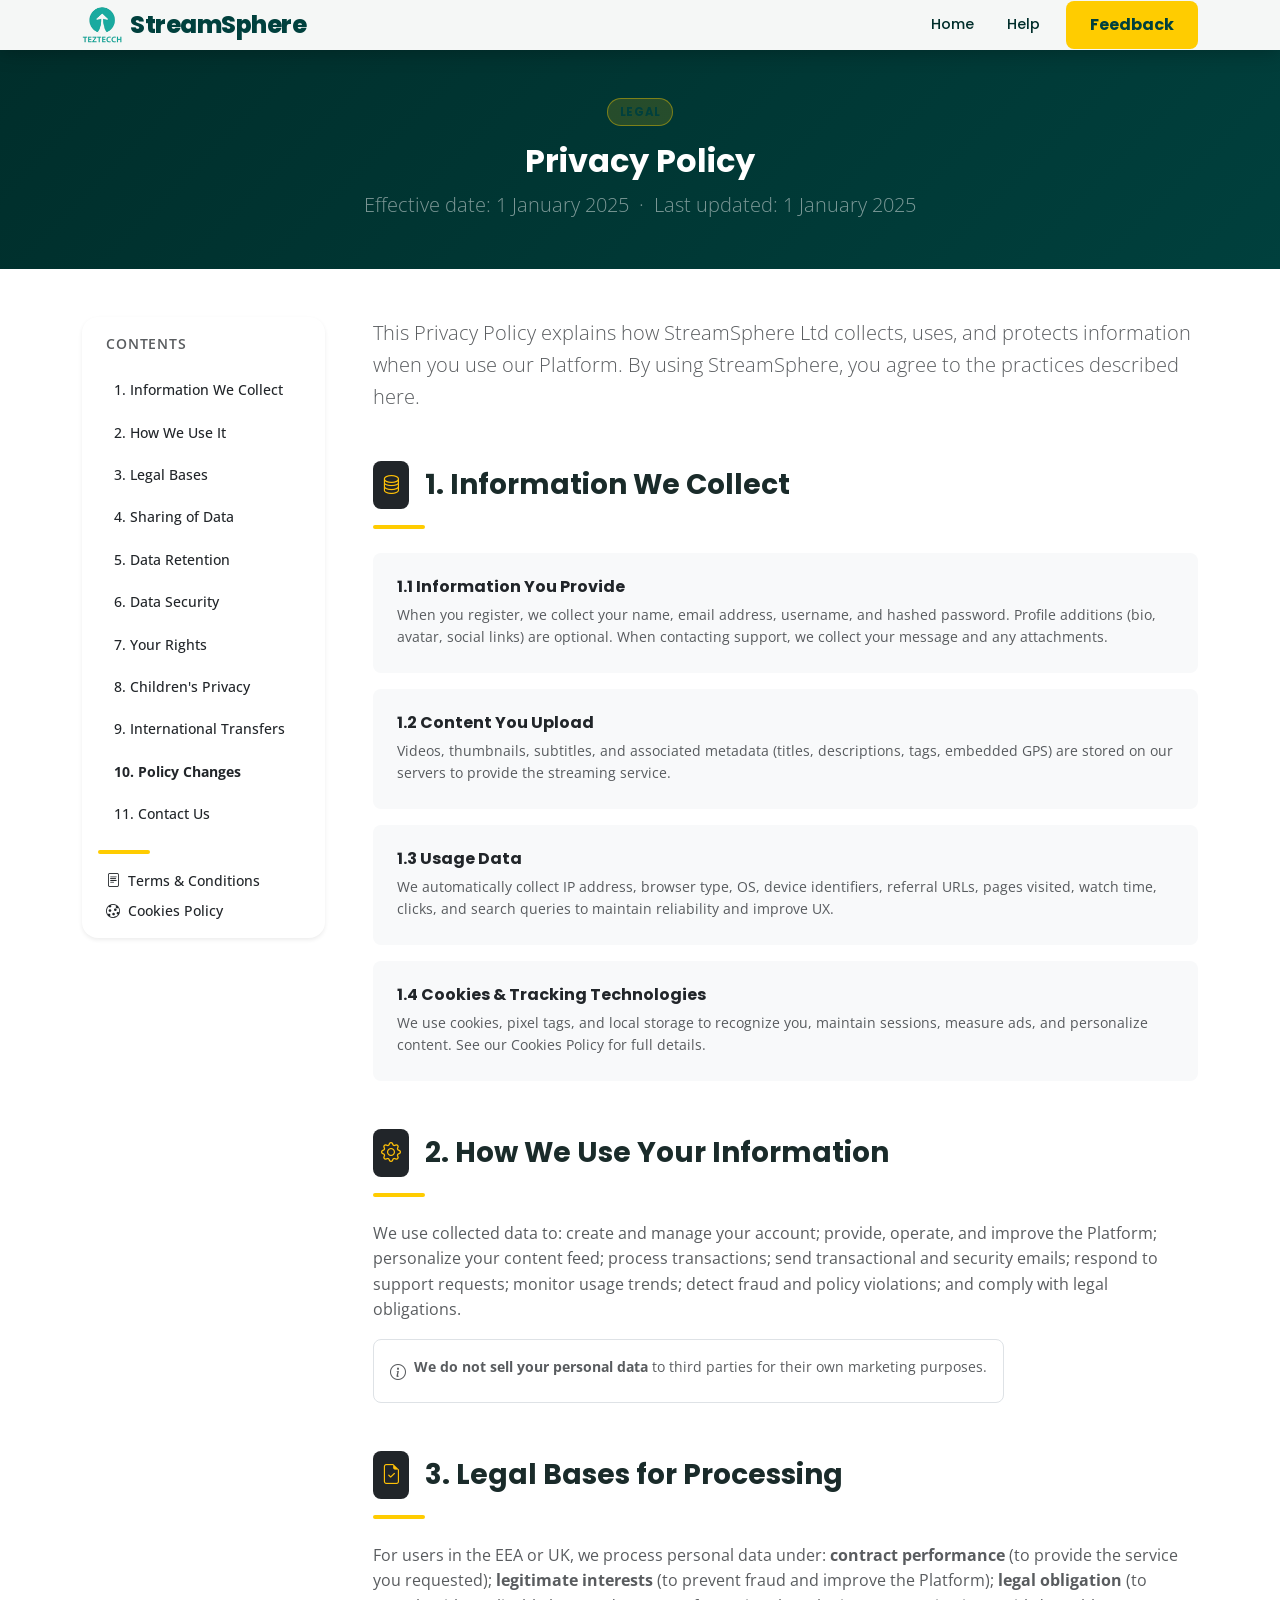
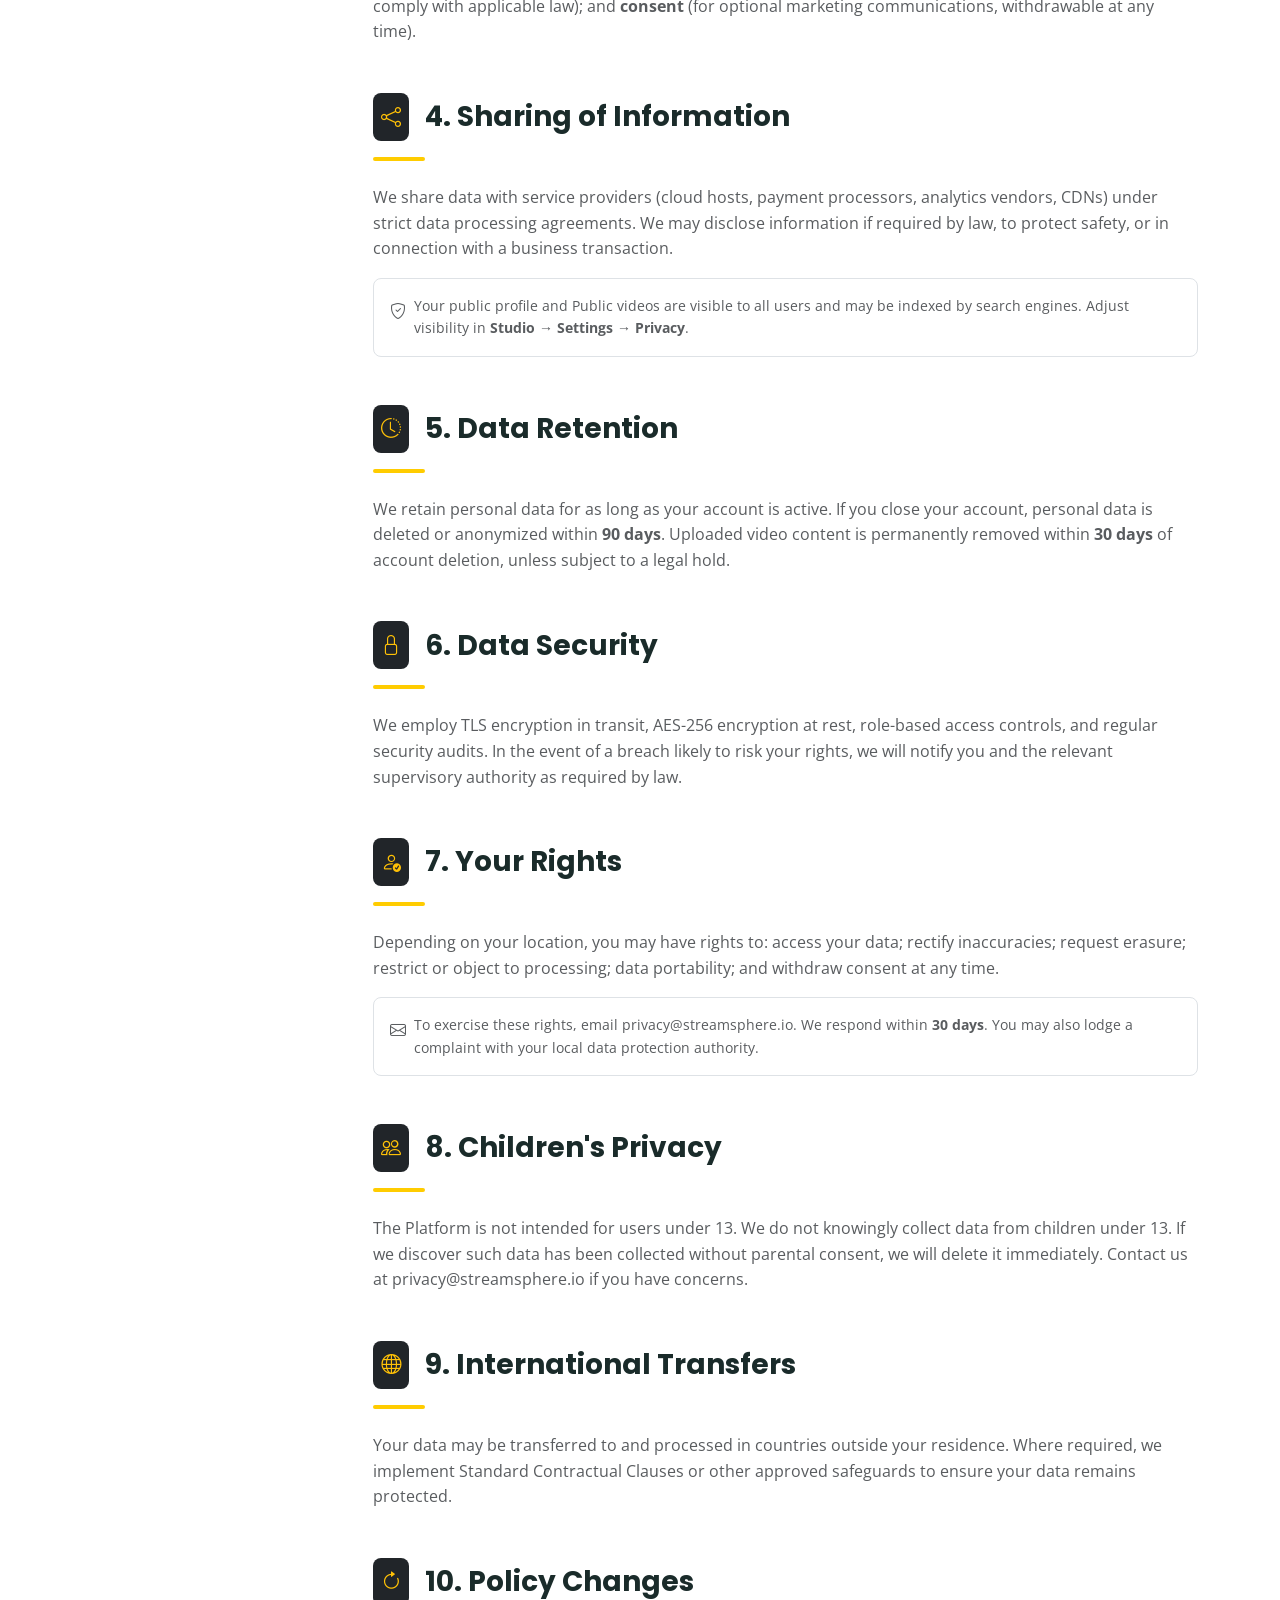
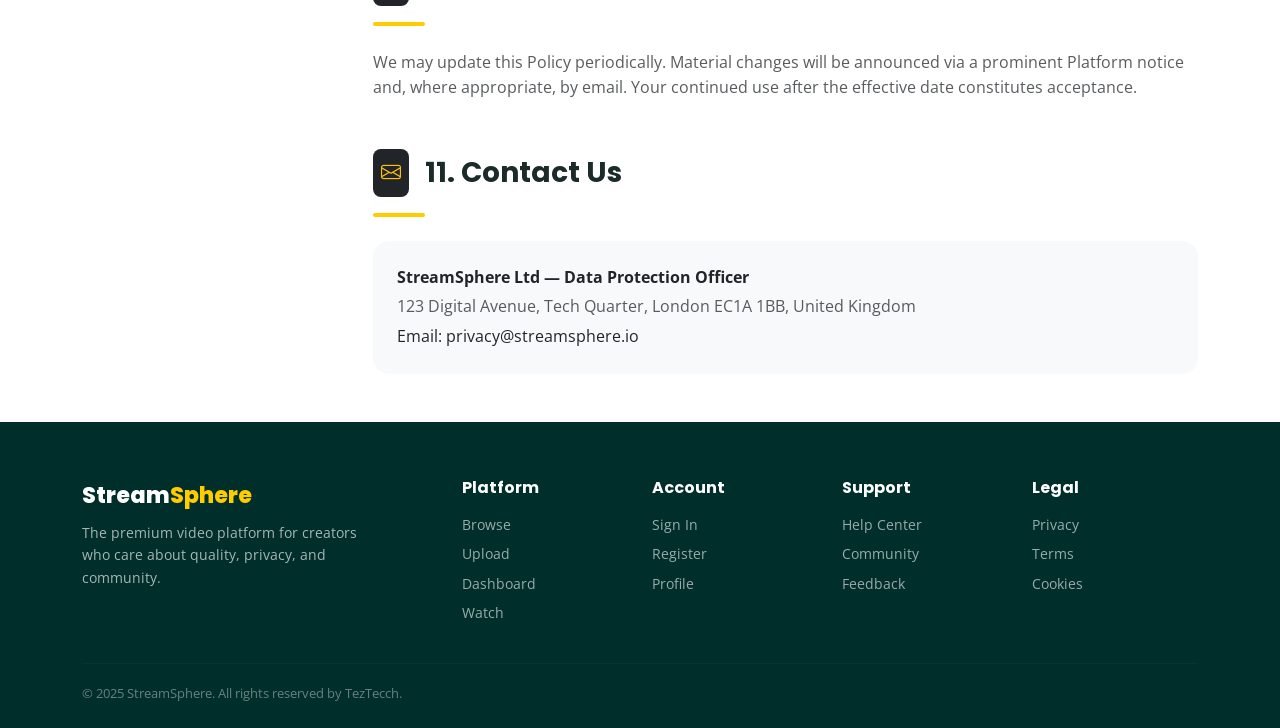
<file: Frontend/privacypolicy.html>
<!DOCTYPE html>
<html lang="en">
<head>
  <meta charset="UTF-8" />
  <meta name="viewport" content="width=device-width, initial-scale=1.0" />
  <title>Privacy Policy – StreamSphere</title>
  <link rel="stylesheet" href="https://cdn.jsdelivr.net/npm/bootstrap@5.3.2/dist/css/bootstrap.min.css" />
  <link rel="stylesheet" href="https://cdn.jsdelivr.net/npm/bootstrap-icons@1.11.3/font/bootstrap-icons.min.css" />
  <link rel="preconnect" href="https://fonts.googleapis.com" />
  <link rel="stylesheet" href="https://fonts.googleapis.com/css2?family=DM+Sans:opsz,wght@9..40,400;9..40,500;9..40,600;9..40,700&family=DM+Serif+Display&display=swap" />
  <link rel="stylesheet" href="assets/css/style.css" />
</head>
<body>

  <!-- ===== NAVBAR ===== -->
  <nav class="navbar navbar-expand-lg ss-navbar">
    <div class="container">
      <a class="navbar-brand d-flex align-items-center" href="index.html">
        <img src="assets/images/tez-logo.png" alt="StreamSphere Logo" width="40" height="40" class="me-2">
        <span>Stream<span class="brand-highlight">Sphere</span></span>
      </a>
      <button class="navbar-toggler border-0" type="button" data-bs-toggle="collapse" data-bs-target="#mainNav">
        <span class="navbar-toggler-icon"></span>
      </button>
      <div class="collapse navbar-collapse" id="mainNav">
        <ul class="navbar-nav ms-auto align-items-center gap-1">
          <li class="nav-item"><a class="nav-link px-3" href="index.html">Home</a></li>
          <li class="nav-item"><a class="nav-link px-3" href="help-center.html">Help</a></li>
          <li class="nav-item ms-2"><a class="btn btn-primary-ss px-4" href="feedback.html">Feedback</a></li>
        </ul>
      </div>
    </div>
  </nav>

  <!-- ===== PAGE HEADER ===== -->
  <header class="ss-page-header text-center py-5">
    <div class="container">
      <span class="ss-badge mb-3 d-inline-block">Legal</span>
      <h1 class="display-4 fw-bold mb-2">Privacy Policy</h1>
      <p class="lead opacity-75 mb-0">Effective date: 1 January 2025 &nbsp;·&nbsp; Last updated: 1 January 2025</p>
    </div>
  </header>

  <!-- ===== MAIN LAYOUT ===== -->
  <main class="py-5">
    <div class="container">
      <div class="row g-5">

        <!-- LEFT: Sticky navigation -->
        <div class="col-lg-3 d-none d-lg-block">
          <div class="card border-0 shadow-sm rounded-4 p-3 position-sticky" style="top: 88px;">
            <div class="fw-semibold small mb-3 px-2 text-muted text-uppercase" style="letter-spacing:.06em;">Contents</div>
            <nav id="toc" class="d-flex flex-column gap-1">
              <a href="#s1"  class="text-decoration-none small rounded-2 px-3 py-2 fw-medium">1. Information We Collect</a>
              <a href="#s2"  class="text-decoration-none small rounded-2 px-3 py-2 fw-medium">2. How We Use It</a>
              <a href="#s3"  class="text-decoration-none small rounded-2 px-3 py-2 fw-medium">3. Legal Bases</a>
              <a href="#s4"  class="text-decoration-none small rounded-2 px-3 py-2 fw-medium">4. Sharing of Data</a>
              <a href="#s5"  class="text-decoration-none small rounded-2 px-3 py-2 fw-medium">5. Data Retention</a>
              <a href="#s6"  class="text-decoration-none small rounded-2 px-3 py-2 fw-medium">6. Data Security</a>
              <a href="#s7"  class="text-decoration-none small rounded-2 px-3 py-2 fw-medium">7. Your Rights</a>
              <a href="#s8"  class="text-decoration-none small rounded-2 px-3 py-2 fw-medium">8. Children's Privacy</a>
              <a href="#s9"  class="text-decoration-none small rounded-2 px-3 py-2 fw-medium">9. International Transfers</a>
              <a href="#s10" class="text-decoration-none small rounded-2 px-3 py-2 fw-medium">10. Policy Changes</a>
              <a href="#s11" class="text-decoration-none small rounded-2 px-3 py-2 fw-medium">11. Contact Us</a>
            </nav>
            <div class="ss-divider my-3"></div>
            <a href="terms.html" class="small text-decoration-none d-flex align-items-center gap-2 px-2 fw-medium">
              <i class="bi bi-file-text"></i> Terms &amp; Conditions
            </a>
            <a href="cookies.html" class="small text-decoration-none d-flex align-items-center gap-2 px-2 mt-2 fw-medium">
              <i class="bi bi-cookie"></i> Cookies Policy
            </a>
          </div>
        </div>

        <!-- RIGHT: Content -->
        <div class="col-lg-9">

          <p class="lead text-muted mb-5">This Privacy Policy explains how StreamSphere Ltd collects, uses, and protects information when you use our Platform. By using StreamSphere, you agree to the practices described here.</p>

          <!-- Section 1 -->
          <section id="s1" class="mb-5 scroll-mt-5">
            <div class="d-flex align-items-center gap-3 mb-3">
              <div class="d-flex align-items-center justify-content-center rounded-3 bg-dark text-warning p-2 flex-shrink-0 fs-5">
                <i class="bi bi-database"></i>
              </div>
              <h2 class="fw-bold h3 mb-0">1. Information We Collect</h2>
            </div>
            <div class="ss-divider mb-4"></div>

            <div class="card border-0 bg-light rounded-3 p-4 mb-3">
              <h6 class="fw-bold mb-2">1.1 Information You Provide</h6>
              <p class="text-muted small mb-0">When you register, we collect your name, email address, username, and hashed password. Profile additions (bio, avatar, social links) are optional. When contacting support, we collect your message and any attachments.</p>
            </div>
            <div class="card border-0 bg-light rounded-3 p-4 mb-3">
              <h6 class="fw-bold mb-2">1.2 Content You Upload</h6>
              <p class="text-muted small mb-0">Videos, thumbnails, subtitles, and associated metadata (titles, descriptions, tags, embedded GPS) are stored on our servers to provide the streaming service.</p>
            </div>
            <div class="card border-0 bg-light rounded-3 p-4 mb-3">
              <h6 class="fw-bold mb-2">1.3 Usage Data</h6>
              <p class="text-muted small mb-0">We automatically collect IP address, browser type, OS, device identifiers, referral URLs, pages visited, watch time, clicks, and search queries to maintain reliability and improve UX.</p>
            </div>
            <div class="card border-0 bg-light rounded-3 p-4">
              <h6 class="fw-bold mb-2">1.4 Cookies &amp; Tracking Technologies</h6>
              <p class="text-muted small mb-0">We use cookies, pixel tags, and local storage to recognize you, maintain sessions, measure ads, and personalize content. See our <a href="cookies.html">Cookies Policy</a> for full details.</p>
            </div>
          </section>

          <!-- Section 2 -->
          <section id="s2" class="mb-5 scroll-mt-5">
            <div class="d-flex align-items-center gap-3 mb-3">
              <div class="d-flex align-items-center justify-content-center rounded-3 bg-dark text-warning p-2 flex-shrink-0 fs-5">
                <i class="bi bi-gear"></i>
              </div>
              <h2 class="fw-bold h3 mb-0">2. How We Use Your Information</h2>
            </div>
            <div class="ss-divider mb-4"></div>
            <p class="text-muted">We use collected data to: create and manage your account; provide, operate, and improve the Platform; personalize your content feed; process transactions; send transactional and security emails; respond to support requests; monitor usage trends; detect fraud and policy violations; and comply with legal obligations.</p>
            <div class="d-inline-flex align-items-start gap-2 rounded-3 border p-3">
              <i class="bi bi-info-circle text-muted mt-1 flex-shrink-0"></i>
              <p class="small text-muted mb-0"><strong>We do not sell your personal data</strong> to third parties for their own marketing purposes.</p>
            </div>
          </section>

          <!-- Section 3 -->
          <section id="s3" class="mb-5 scroll-mt-5">
            <div class="d-flex align-items-center gap-3 mb-3">
              <div class="d-flex align-items-center justify-content-center rounded-3 bg-dark text-warning p-2 flex-shrink-0 fs-5">
                <i class="bi bi-file-earmark-check"></i>
              </div>
              <h2 class="fw-bold h3 mb-0">3. Legal Bases for Processing</h2>
            </div>
            <div class="ss-divider mb-4"></div>
            <p class="text-muted">For users in the EEA or UK, we process personal data under: <strong>contract performance</strong> (to provide the service you requested); <strong>legitimate interests</strong> (to prevent fraud and improve the Platform); <strong>legal obligation</strong> (to comply with applicable law); and <strong>consent</strong> (for optional marketing communications, withdrawable at any time).</p>
          </section>

          <!-- Section 4 -->
          <section id="s4" class="mb-5 scroll-mt-5">
            <div class="d-flex align-items-center gap-3 mb-3">
              <div class="d-flex align-items-center justify-content-center rounded-3 bg-dark text-warning p-2 flex-shrink-0 fs-5">
                <i class="bi bi-share"></i>
              </div>
              <h2 class="fw-bold h3 mb-0">4. Sharing of Information</h2>
            </div>
            <div class="ss-divider mb-4"></div>
            <p class="text-muted">We share data with service providers (cloud hosts, payment processors, analytics vendors, CDNs) under strict data processing agreements. We may disclose information if required by law, to protect safety, or in connection with a business transaction.</p>
            <div class="d-inline-flex align-items-start gap-2 rounded-3 border p-3">
              <i class="bi bi-shield-check text-muted mt-1 flex-shrink-0"></i>
              <p class="small text-muted mb-0">Your public profile and Public videos are visible to all users and may be indexed by search engines. Adjust visibility in <strong>Studio → Settings → Privacy</strong>.</p>
            </div>
          </section>

          <!-- Section 5 -->
          <section id="s5" class="mb-5 scroll-mt-5">
            <div class="d-flex align-items-center gap-3 mb-3">
              <div class="d-flex align-items-center justify-content-center rounded-3 bg-dark text-warning p-2 flex-shrink-0 fs-5">
                <i class="bi bi-clock-history"></i>
              </div>
              <h2 class="fw-bold h3 mb-0">5. Data Retention</h2>
            </div>
            <div class="ss-divider mb-4"></div>
            <p class="text-muted">We retain personal data for as long as your account is active. If you close your account, personal data is deleted or anonymized within <strong>90 days</strong>. Uploaded video content is permanently removed within <strong>30 days</strong> of account deletion, unless subject to a legal hold.</p>
          </section>

          <!-- Section 6 -->
          <section id="s6" class="mb-5 scroll-mt-5">
            <div class="d-flex align-items-center gap-3 mb-3">
              <div class="d-flex align-items-center justify-content-center rounded-3 bg-dark text-warning p-2 flex-shrink-0 fs-5">
                <i class="bi bi-lock"></i>
              </div>
              <h2 class="fw-bold h3 mb-0">6. Data Security</h2>
            </div>
            <div class="ss-divider mb-4"></div>
            <p class="text-muted">We employ TLS encryption in transit, AES-256 encryption at rest, role-based access controls, and regular security audits. In the event of a breach likely to risk your rights, we will notify you and the relevant supervisory authority as required by law.</p>
          </section>

          <!-- Section 7 -->
          <section id="s7" class="mb-5 scroll-mt-5">
            <div class="d-flex align-items-center gap-3 mb-3">
              <div class="d-flex align-items-center justify-content-center rounded-3 bg-dark text-warning p-2 flex-shrink-0 fs-5">
                <i class="bi bi-person-check"></i>
              </div>
              <h2 class="fw-bold h3 mb-0">7. Your Rights</h2>
            </div>
            <div class="ss-divider mb-4"></div>
            <p class="text-muted mb-3">Depending on your location, you may have rights to: access your data; rectify inaccuracies; request erasure; restrict or object to processing; data portability; and withdraw consent at any time.</p>
            <div class="d-inline-flex align-items-start gap-2 rounded-3 border p-3">
              <i class="bi bi-envelope text-muted mt-1 flex-shrink-0"></i>
              <p class="small text-muted mb-0">To exercise these rights, email <a href="mailto:privacy@streamsphere.io">privacy@streamsphere.io</a>. We respond within <strong>30 days</strong>. You may also lodge a complaint with your local data protection authority.</p>
            </div>
          </section>

          <!-- Section 8 -->
          <section id="s8" class="mb-5 scroll-mt-5">
            <div class="d-flex align-items-center gap-3 mb-3">
              <div class="d-flex align-items-center justify-content-center rounded-3 bg-dark text-warning p-2 flex-shrink-0 fs-5">
                <i class="bi bi-people"></i>
              </div>
              <h2 class="fw-bold h3 mb-0">8. Children's Privacy</h2>
            </div>
            <div class="ss-divider mb-4"></div>
            <p class="text-muted">The Platform is not intended for users under 13. We do not knowingly collect data from children under 13. If we discover such data has been collected without parental consent, we will delete it immediately. Contact us at <a href="mailto:privacy@streamsphere.io">privacy@streamsphere.io</a> if you have concerns.</p>
          </section>

          <!-- Section 9 -->
          <section id="s9" class="mb-5 scroll-mt-5">
            <div class="d-flex align-items-center gap-3 mb-3">
              <div class="d-flex align-items-center justify-content-center rounded-3 bg-dark text-warning p-2 flex-shrink-0 fs-5">
                <i class="bi bi-globe"></i>
              </div>
              <h2 class="fw-bold h3 mb-0">9. International Transfers</h2>
            </div>
            <div class="ss-divider mb-4"></div>
            <p class="text-muted">Your data may be transferred to and processed in countries outside your residence. Where required, we implement Standard Contractual Clauses or other approved safeguards to ensure your data remains protected.</p>
          </section>

          <!-- Section 10 -->
          <section id="s10" class="mb-5 scroll-mt-5">
            <div class="d-flex align-items-center gap-3 mb-3">
              <div class="d-flex align-items-center justify-content-center rounded-3 bg-dark text-warning p-2 flex-shrink-0 fs-5">
                <i class="bi bi-arrow-clockwise"></i>
              </div>
              <h2 class="fw-bold h3 mb-0">10. Policy Changes</h2>
            </div>
            <div class="ss-divider mb-4"></div>
            <p class="text-muted">We may update this Policy periodically. Material changes will be announced via a prominent Platform notice and, where appropriate, by email. Your continued use after the effective date constitutes acceptance.</p>
          </section>

          <!-- Section 11 -->
          <section id="s11" class="scroll-mt-5">
            <div class="d-flex align-items-center gap-3 mb-3">
              <div class="d-flex align-items-center justify-content-center rounded-3 bg-dark text-warning p-2 flex-shrink-0 fs-5">
                <i class="bi bi-envelope"></i>
              </div>
              <h2 class="fw-bold h3 mb-0">11. Contact Us</h2>
            </div>
            <div class="ss-divider mb-4"></div>
            <div class="card border-0 bg-light rounded-4 p-4">
              <p class="mb-1"><strong>StreamSphere Ltd — Data Protection Officer</strong></p>
              <p class="text-muted mb-1">123 Digital Avenue, Tech Quarter, London EC1A 1BB, United Kingdom</p>
              <p class="mb-0">Email: <a href="mailto:privacy@streamsphere.io">privacy@streamsphere.io</a></p>
            </div>
          </section>

        </div>
      </div>
    </div>
  </main>

  <!-- ── Footer ── -->
  <footer class="ss-footer">
    <div class="container">
      <div class="row g-4">
        <div class="col-12 col-md-4">
          <div class="ss-footer-brand mb-2">Stream<span>Sphere</span></div>
          <p style="font-size:.88rem;max-width:280px;">The premium video platform for creators who care about quality, privacy, and community.</p>
        </div>
        <div class="col-6 col-md-2">
          <h5>Platform</h5>
          <a href="browse.html">Browse</a>
          <a href="upload.html">Upload</a>
          <a href="dashboard.html">Dashboard</a>
          <a href="watch.html">Watch</a>
        </div>
        <div class="col-6 col-md-2">
          <h5>Account</h5>
          <a href="login.html">Sign In</a>
          <a href="register.html">Register</a>
          <a href="dashboard.html">Profile</a>
        </div>
        <div class="col-6 col-md-2">
          <h5>Support</h5>
          <a href="help.html">Help Center</a>
          <a href="community.html">Community</a>
          <a href="feedback.html">Feedback</a>
        </div>
        <div class="col-6 col-md-2">
          <h5>Legal</h5>
          <a href="privacypolicy.html">Privacy</a>
          <a href="term.html">Terms</a>
          <a href="cookies.html">Cookies</a>
        </div>
      </div>
      <hr class="ss-footer-divider" />
      <div class="d-flex flex-column flex-md-row justify-content-between align-items-center gap-2">
        <p class="ss-footer-copy mb-0">© 2025 StreamSphere. All rights reserved by TezTecch.</p>
        <div class="d-flex gap-3">
          <a href="https://x.com/tecchtez" style="color:rgba(255,255,255,.5);font-size:1rem;" class="hover-accent"><i class="fab fa-twitter"></i></a>
          <a href="https://t.me/teztecch" style="color:rgba(255,255,255,.5);font-size:1rem;"><i class="fab fa-instagram"></i></a>
          <a href="https://www.youtube.com/@teztecch" style="color:rgba(255,255,255,.5);font-size:1rem;"><i class="fab fa-youtube"></i></a>
          <a href="https://in.linkedin.com/company/teztecchsolutions" style="color:rgba(255,255,255,.5);font-size:1rem;"><i class="fab fa-linkedin"></i></a>
        </div>
      </div>
    </div>
  </footer>

  <script src="https://cdn.jsdelivr.net/npm/bootstrap@5.3.2/dist/js/bootstrap.bundle.min.js"></script>
  <script>
    // Highlight active TOC link on scroll
    const sections = document.querySelectorAll('section[id]');
    const tocLinks = document.querySelectorAll('#toc a');
    const observer = new IntersectionObserver(entries => {
      entries.forEach(e => {
        if (e.isIntersecting) {
          tocLinks.forEach(l => l.classList.remove('fw-bold'));
          const active = document.querySelector('#toc a[href="#' + e.target.id + '"]');
          if (active) active.classList.add('fw-bold');
        }
      });
    }, { rootMargin: '-20% 0px -70% 0px' });
    sections.forEach(s => observer.observe(s));
  </script>
</body>
</html>
</file>
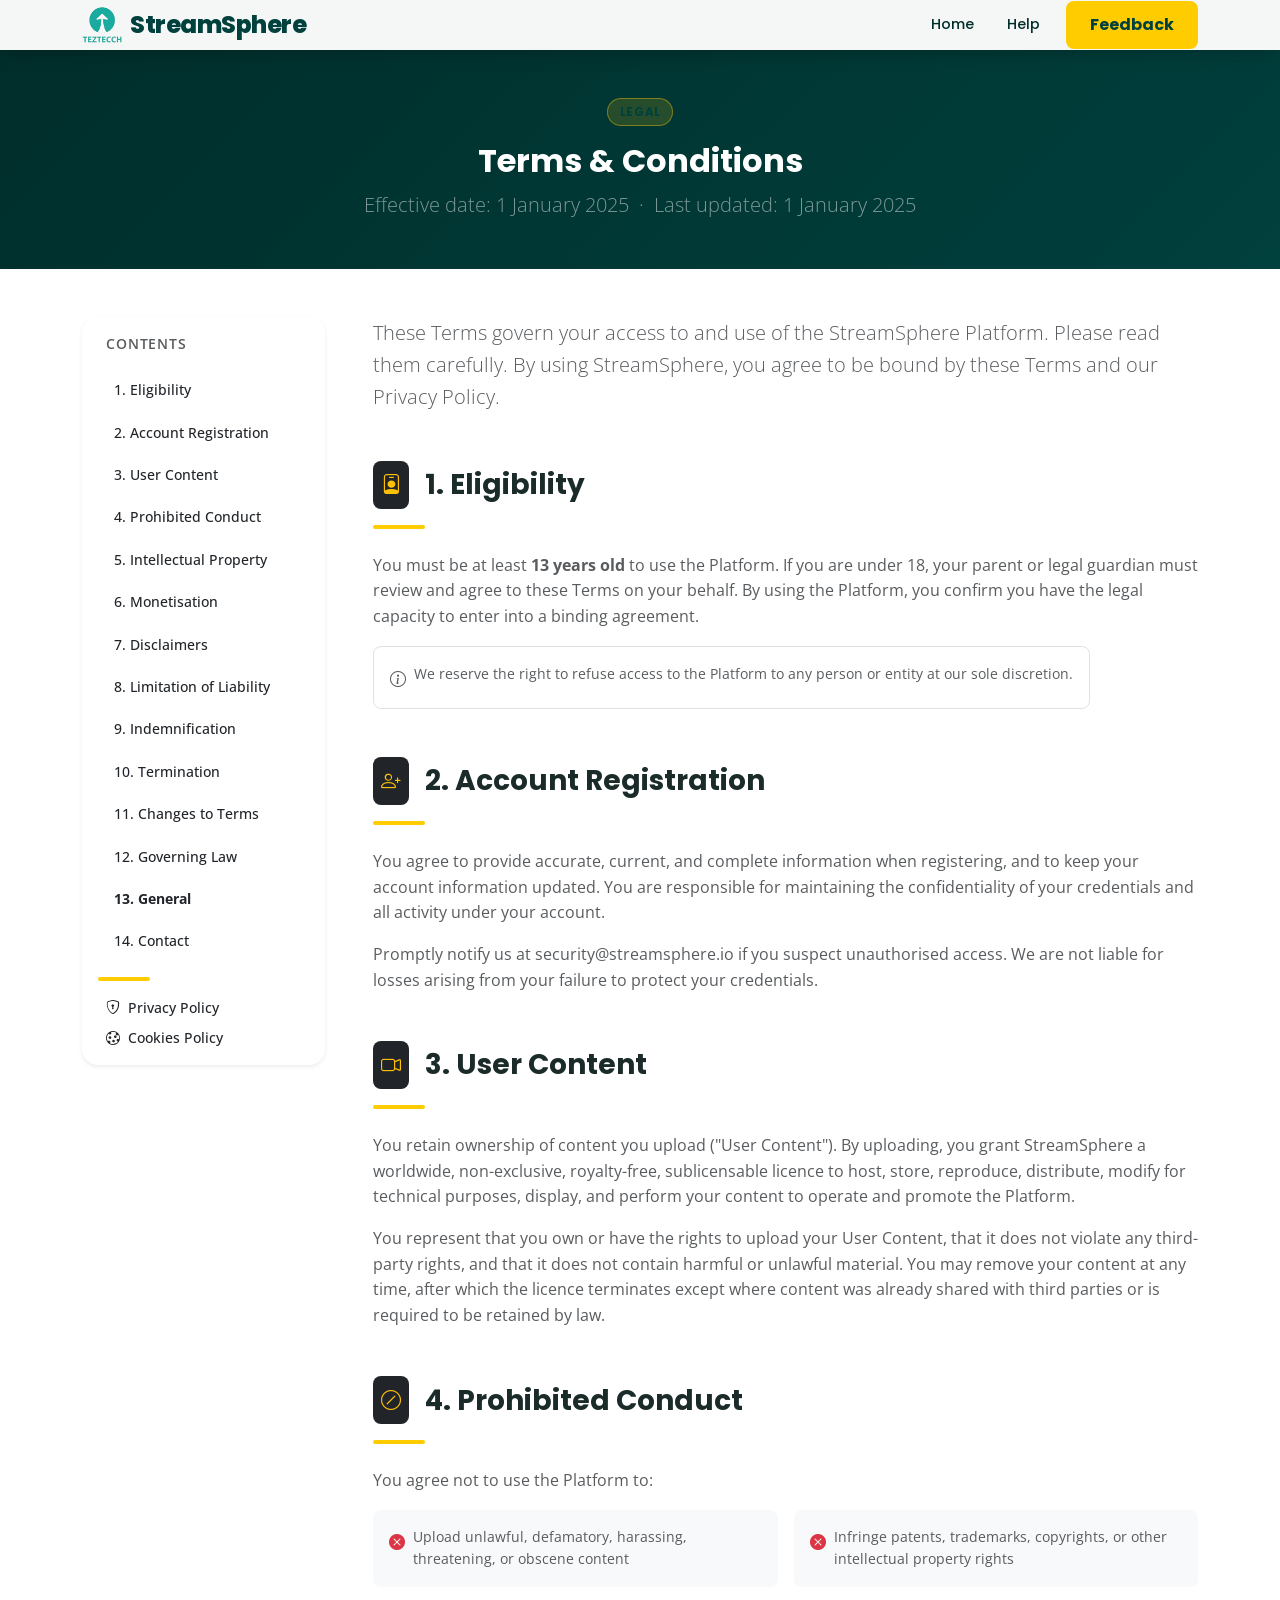
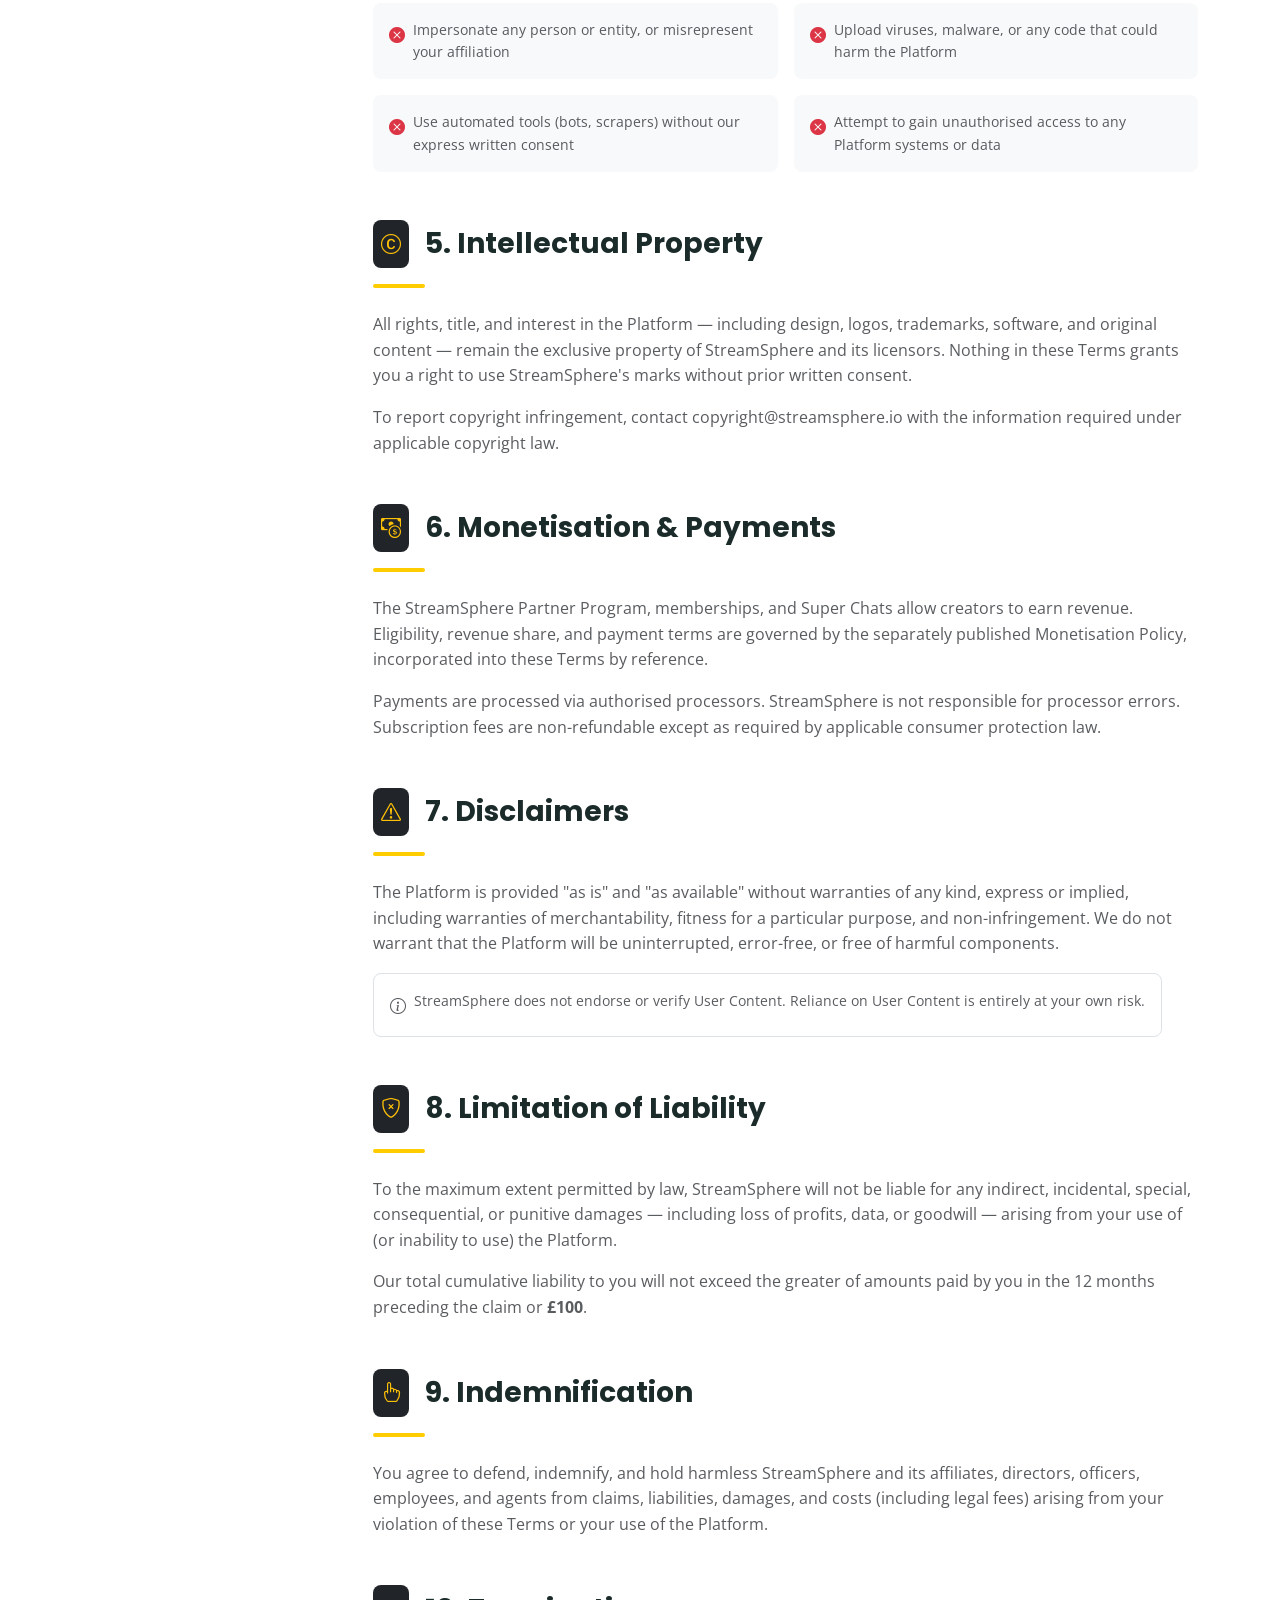
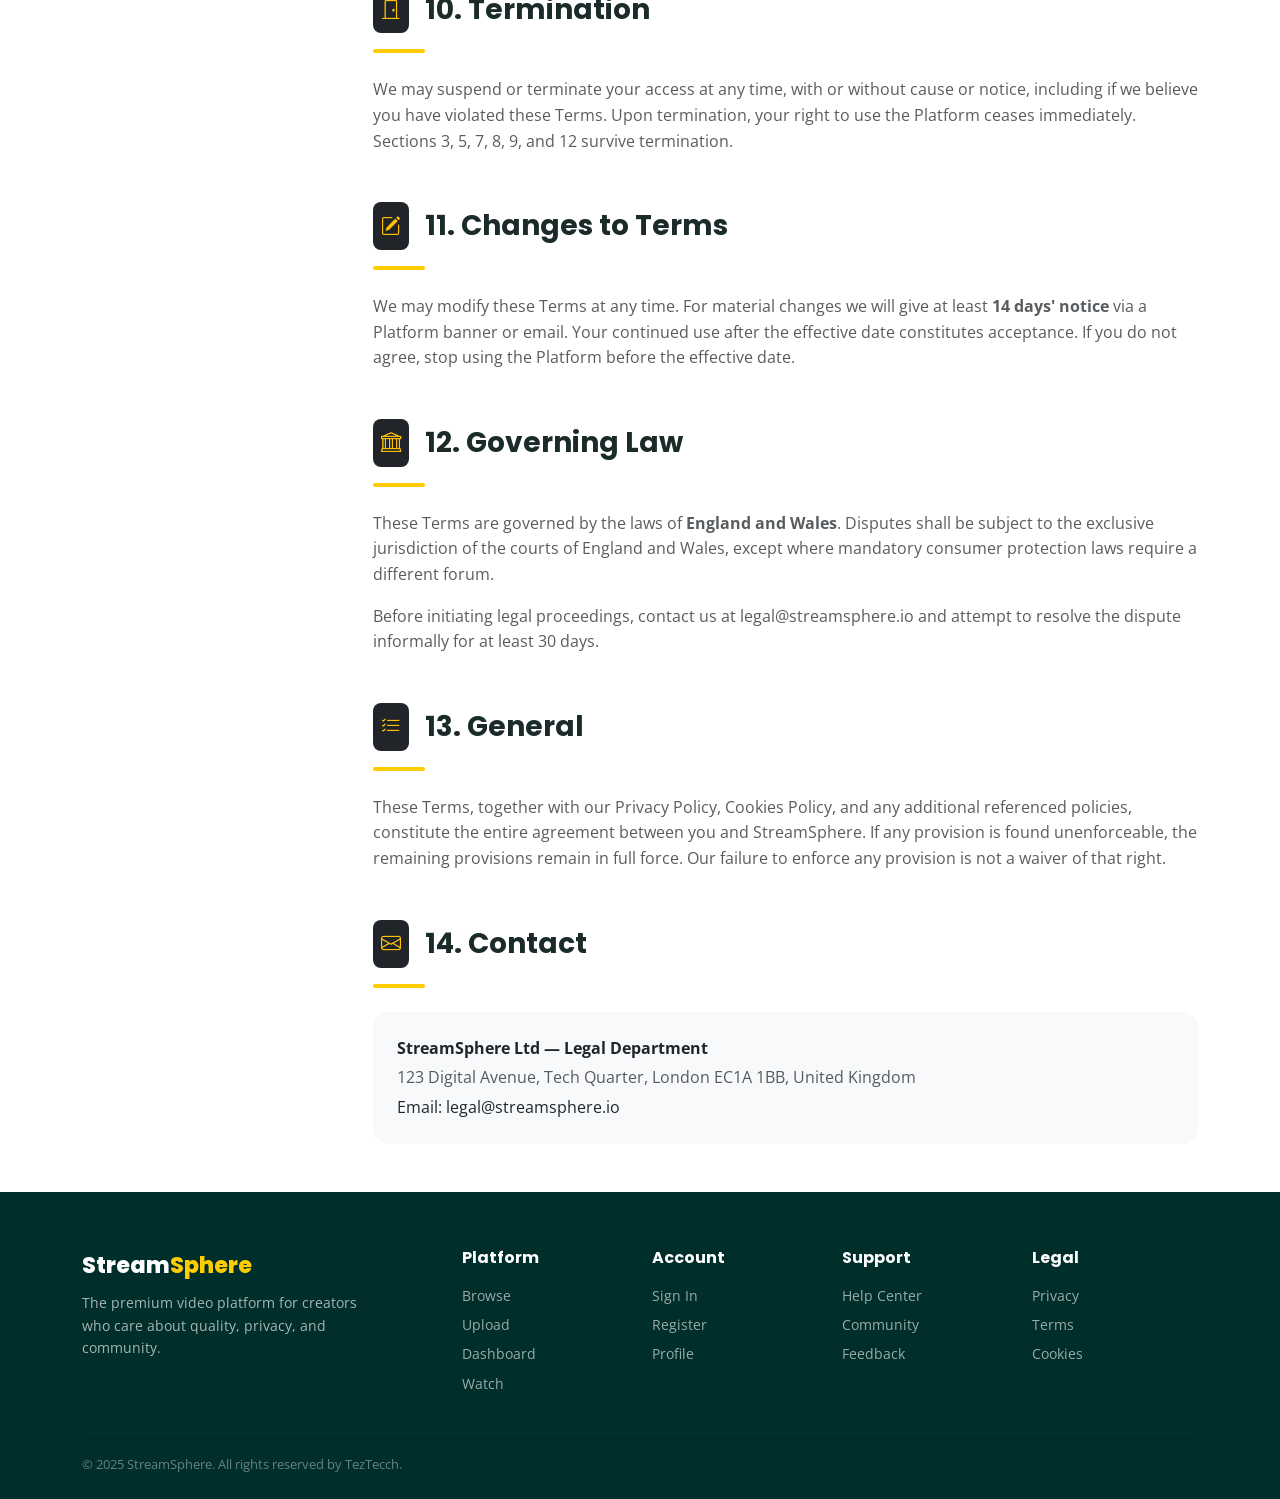
<file: Frontend/term.html>
<!DOCTYPE html>
<html lang="en">
<head>
  <meta charset="UTF-8" />
  <meta name="viewport" content="width=device-width, initial-scale=1.0" />
  <title>Terms &amp; Conditions – StreamSphere</title>
  <link rel="stylesheet" href="https://cdn.jsdelivr.net/npm/bootstrap@5.3.2/dist/css/bootstrap.min.css" />
  <link rel="stylesheet" href="https://cdn.jsdelivr.net/npm/bootstrap-icons@1.11.3/font/bootstrap-icons.min.css" />
  <link rel="preconnect" href="https://fonts.googleapis.com" />
  <link rel="stylesheet" href="https://fonts.googleapis.com/css2?family=DM+Sans:opsz,wght@9..40,400;9..40,500;9..40,600;9..40,700&family=DM+Serif+Display&display=swap" />
  <link rel="stylesheet" href="assets/css/style.css" />
</head>
<body>

  <!-- ===== NAVBAR ===== -->
  <nav class="navbar navbar-expand-lg ss-navbar">
    <div class="container">
      <a class="navbar-brand d-flex align-items-center" href="index.html">
        <img src="assets/images/tez-logo.png" alt="StreamSphere Logo" width="40" height="40" class="me-2">
        <span>Stream<span class="brand-highlight">Sphere</span></span>
      </a>
      <button class="navbar-toggler border-0" type="button" data-bs-toggle="collapse" data-bs-target="#mainNav">
        <span class="navbar-toggler-icon"></span>
      </button>
      <div class="collapse navbar-collapse" id="mainNav">
        <ul class="navbar-nav ms-auto align-items-center gap-1">
          <li class="nav-item"><a class="nav-link px-3" href="index.html">Home</a></li>
          <li class="nav-item"><a class="nav-link px-3" href="help-center.html">Help</a></li>
          <li class="nav-item ms-2"><a class="btn btn-primary-ss px-4" href="feedback.html">Feedback</a></li>
        </ul>
      </div>
    </div>
  </nav>

  <!-- ===== PAGE HEADER ===== -->
  <header class="ss-page-header text-center py-5">
    <div class="container">
      <span class="ss-badge mb-3 d-inline-block">Legal</span>
      <h1 class="display-4 fw-bold mb-2">Terms &amp; Conditions</h1>
      <p class="lead opacity-75 mb-0">Effective date: 1 January 2025 &nbsp;·&nbsp; Last updated: 1 January 2025</p>
    </div>
  </header>

  <!-- ===== MAIN LAYOUT ===== -->
  <main class="py-5">
    <div class="container">
      <div class="row g-5">

        <!-- LEFT: Sticky TOC -->
        <div class="col-lg-3 d-none d-lg-block">
          <div class="card border-0 shadow-sm rounded-4 p-3 position-sticky" style="top: 88px;">
            <div class="fw-semibold small mb-3 px-2 text-muted text-uppercase" style="letter-spacing:.06em;">Contents</div>
            <nav id="toc" class="d-flex flex-column gap-1">
              <a href="#t1"  class="text-decoration-none small rounded-2 px-3 py-2 fw-medium">1. Eligibility</a>
              <a href="#t2"  class="text-decoration-none small rounded-2 px-3 py-2 fw-medium">2. Account Registration</a>
              <a href="#t3"  class="text-decoration-none small rounded-2 px-3 py-2 fw-medium">3. User Content</a>
              <a href="#t4"  class="text-decoration-none small rounded-2 px-3 py-2 fw-medium">4. Prohibited Conduct</a>
              <a href="#t5"  class="text-decoration-none small rounded-2 px-3 py-2 fw-medium">5. Intellectual Property</a>
              <a href="#t6"  class="text-decoration-none small rounded-2 px-3 py-2 fw-medium">6. Monetisation</a>
              <a href="#t7"  class="text-decoration-none small rounded-2 px-3 py-2 fw-medium">7. Disclaimers</a>
              <a href="#t8"  class="text-decoration-none small rounded-2 px-3 py-2 fw-medium">8. Limitation of Liability</a>
              <a href="#t9"  class="text-decoration-none small rounded-2 px-3 py-2 fw-medium">9. Indemnification</a>
              <a href="#t10" class="text-decoration-none small rounded-2 px-3 py-2 fw-medium">10. Termination</a>
              <a href="#t11" class="text-decoration-none small rounded-2 px-3 py-2 fw-medium">11. Changes to Terms</a>
              <a href="#t12" class="text-decoration-none small rounded-2 px-3 py-2 fw-medium">12. Governing Law</a>
              <a href="#t13" class="text-decoration-none small rounded-2 px-3 py-2 fw-medium">13. General</a>
              <a href="#t14" class="text-decoration-none small rounded-2 px-3 py-2 fw-medium">14. Contact</a>
            </nav>
            <div class="ss-divider my-3"></div>
            <a href="privacy-policy.html" class="small text-decoration-none d-flex align-items-center gap-2 px-2 fw-medium">
              <i class="bi bi-shield-lock"></i> Privacy Policy
            </a>
            <a href="cookies.html" class="small text-decoration-none d-flex align-items-center gap-2 px-2 mt-2 fw-medium">
              <i class="bi bi-cookie"></i> Cookies Policy
            </a>
          </div>
        </div>

        <!-- RIGHT: Content -->
        <div class="col-lg-9">

          <p class="lead text-muted mb-5">These Terms govern your access to and use of the StreamSphere Platform. Please read them carefully. By using StreamSphere, you agree to be bound by these Terms and our <a href="privacy-policy.html">Privacy Policy</a>.</p>

          <!-- T1 -->
          <section id="t1" class="mb-5 scroll-mt-5">
            <div class="d-flex align-items-center gap-3 mb-3">
              <div class="d-flex align-items-center justify-content-center rounded-3 bg-dark text-warning p-2 flex-shrink-0 fs-5">
                <i class="bi bi-person-badge"></i>
              </div>
              <h2 class="fw-bold h3 mb-0">1. Eligibility</h2>
            </div>
            <div class="ss-divider mb-4"></div>
            <p class="text-muted">You must be at least <strong>13 years old</strong> to use the Platform. If you are under 18, your parent or legal guardian must review and agree to these Terms on your behalf. By using the Platform, you confirm you have the legal capacity to enter into a binding agreement.</p>
            <div class="d-inline-flex align-items-start gap-2 rounded-3 border p-3">
              <i class="bi bi-info-circle text-muted mt-1 flex-shrink-0"></i>
              <p class="small text-muted mb-0">We reserve the right to refuse access to the Platform to any person or entity at our sole discretion.</p>
            </div>
          </section>

          <!-- T2 -->
          <section id="t2" class="mb-5 scroll-mt-5">
            <div class="d-flex align-items-center gap-3 mb-3">
              <div class="d-flex align-items-center justify-content-center rounded-3 bg-dark text-warning p-2 flex-shrink-0 fs-5">
                <i class="bi bi-person-plus"></i>
              </div>
              <h2 class="fw-bold h3 mb-0">2. Account Registration</h2>
            </div>
            <div class="ss-divider mb-4"></div>
            <p class="text-muted">You agree to provide accurate, current, and complete information when registering, and to keep your account information updated. You are responsible for maintaining the confidentiality of your credentials and all activity under your account.</p>
            <p class="text-muted">Promptly notify us at <a href="mailto:security@streamsphere.io">security@streamsphere.io</a> if you suspect unauthorised access. We are not liable for losses arising from your failure to protect your credentials.</p>
          </section>

          <!-- T3 -->
          <section id="t3" class="mb-5 scroll-mt-5">
            <div class="d-flex align-items-center gap-3 mb-3">
              <div class="d-flex align-items-center justify-content-center rounded-3 bg-dark text-warning p-2 flex-shrink-0 fs-5">
                <i class="bi bi-camera-video"></i>
              </div>
              <h2 class="fw-bold h3 mb-0">3. User Content</h2>
            </div>
            <div class="ss-divider mb-4"></div>
            <p class="text-muted">You retain ownership of content you upload ("User Content"). By uploading, you grant StreamSphere a worldwide, non-exclusive, royalty-free, sublicensable licence to host, store, reproduce, distribute, modify for technical purposes, display, and perform your content to operate and promote the Platform.</p>
            <p class="text-muted">You represent that you own or have the rights to upload your User Content, that it does not violate any third-party rights, and that it does not contain harmful or unlawful material. You may remove your content at any time, after which the licence terminates except where content was already shared with third parties or is required to be retained by law.</p>
          </section>

          <!-- T4 -->
          <section id="t4" class="mb-5 scroll-mt-5">
            <div class="d-flex align-items-center gap-3 mb-3">
              <div class="d-flex align-items-center justify-content-center rounded-3 bg-dark text-warning p-2 flex-shrink-0 fs-5">
                <i class="bi bi-slash-circle"></i>
              </div>
              <h2 class="fw-bold h3 mb-0">4. Prohibited Conduct</h2>
            </div>
            <div class="ss-divider mb-4"></div>
            <p class="text-muted mb-3">You agree not to use the Platform to:</p>
            <div class="row g-3">
              <div class="col-sm-6">
                <div class="card border-0 bg-light rounded-3 p-3 h-100">
                  <div class="d-flex gap-2"><i class="bi bi-x-circle-fill text-danger mt-1 flex-shrink-0"></i><span class="small text-muted">Upload unlawful, defamatory, harassing, threatening, or obscene content</span></div>
                </div>
              </div>
              <div class="col-sm-6">
                <div class="card border-0 bg-light rounded-3 p-3 h-100">
                  <div class="d-flex gap-2"><i class="bi bi-x-circle-fill text-danger mt-1 flex-shrink-0"></i><span class="small text-muted">Infringe patents, trademarks, copyrights, or other intellectual property rights</span></div>
                </div>
              </div>
              <div class="col-sm-6">
                <div class="card border-0 bg-light rounded-3 p-3 h-100">
                  <div class="d-flex gap-2"><i class="bi bi-x-circle-fill text-danger mt-1 flex-shrink-0"></i><span class="small text-muted">Impersonate any person or entity, or misrepresent your affiliation</span></div>
                </div>
              </div>
              <div class="col-sm-6">
                <div class="card border-0 bg-light rounded-3 p-3 h-100">
                  <div class="d-flex gap-2"><i class="bi bi-x-circle-fill text-danger mt-1 flex-shrink-0"></i><span class="small text-muted">Upload viruses, malware, or any code that could harm the Platform</span></div>
                </div>
              </div>
              <div class="col-sm-6">
                <div class="card border-0 bg-light rounded-3 p-3 h-100">
                  <div class="d-flex gap-2"><i class="bi bi-x-circle-fill text-danger mt-1 flex-shrink-0"></i><span class="small text-muted">Use automated tools (bots, scrapers) without our express written consent</span></div>
                </div>
              </div>
              <div class="col-sm-6">
                <div class="card border-0 bg-light rounded-3 p-3 h-100">
                  <div class="d-flex gap-2"><i class="bi bi-x-circle-fill text-danger mt-1 flex-shrink-0"></i><span class="small text-muted">Attempt to gain unauthorised access to any Platform systems or data</span></div>
                </div>
              </div>
            </div>
          </section>

          <!-- T5 -->
          <section id="t5" class="mb-5 scroll-mt-5">
            <div class="d-flex align-items-center gap-3 mb-3">
              <div class="d-flex align-items-center justify-content-center rounded-3 bg-dark text-warning p-2 flex-shrink-0 fs-5">
                <i class="bi bi-c-circle"></i>
              </div>
              <h2 class="fw-bold h3 mb-0">5. Intellectual Property</h2>
            </div>
            <div class="ss-divider mb-4"></div>
            <p class="text-muted">All rights, title, and interest in the Platform — including design, logos, trademarks, software, and original content — remain the exclusive property of StreamSphere and its licensors. Nothing in these Terms grants you a right to use StreamSphere's marks without prior written consent.</p>
            <p class="text-muted">To report copyright infringement, contact <a href="mailto:copyright@streamsphere.io">copyright@streamsphere.io</a> with the information required under applicable copyright law.</p>
          </section>

          <!-- T6 -->
          <section id="t6" class="mb-5 scroll-mt-5">
            <div class="d-flex align-items-center gap-3 mb-3">
              <div class="d-flex align-items-center justify-content-center rounded-3 bg-dark text-warning p-2 flex-shrink-0 fs-5">
                <i class="bi bi-cash-coin"></i>
              </div>
              <h2 class="fw-bold h3 mb-0">6. Monetisation &amp; Payments</h2>
            </div>
            <div class="ss-divider mb-4"></div>
            <p class="text-muted">The StreamSphere Partner Program, memberships, and Super Chats allow creators to earn revenue. Eligibility, revenue share, and payment terms are governed by the separately published Monetisation Policy, incorporated into these Terms by reference.</p>
            <p class="text-muted">Payments are processed via authorised processors. StreamSphere is not responsible for processor errors. Subscription fees are non-refundable except as required by applicable consumer protection law.</p>
          </section>

          <!-- T7 -->
          <section id="t7" class="mb-5 scroll-mt-5">
            <div class="d-flex align-items-center gap-3 mb-3">
              <div class="d-flex align-items-center justify-content-center rounded-3 bg-dark text-warning p-2 flex-shrink-0 fs-5">
                <i class="bi bi-exclamation-triangle"></i>
              </div>
              <h2 class="fw-bold h3 mb-0">7. Disclaimers</h2>
            </div>
            <div class="ss-divider mb-4"></div>
            <p class="text-muted">The Platform is provided "as is" and "as available" without warranties of any kind, express or implied, including warranties of merchantability, fitness for a particular purpose, and non-infringement. We do not warrant that the Platform will be uninterrupted, error-free, or free of harmful components.</p>
            <div class="d-inline-flex align-items-start gap-2 rounded-3 border p-3">
              <i class="bi bi-info-circle text-muted mt-1 flex-shrink-0"></i>
              <p class="small text-muted mb-0">StreamSphere does not endorse or verify User Content. Reliance on User Content is entirely at your own risk.</p>
            </div>
          </section>

          <!-- T8 -->
          <section id="t8" class="mb-5 scroll-mt-5">
            <div class="d-flex align-items-center gap-3 mb-3">
              <div class="d-flex align-items-center justify-content-center rounded-3 bg-dark text-warning p-2 flex-shrink-0 fs-5">
                <i class="bi bi-shield-x"></i>
              </div>
              <h2 class="fw-bold h3 mb-0">8. Limitation of Liability</h2>
            </div>
            <div class="ss-divider mb-4"></div>
            <p class="text-muted">To the maximum extent permitted by law, StreamSphere will not be liable for any indirect, incidental, special, consequential, or punitive damages — including loss of profits, data, or goodwill — arising from your use of (or inability to use) the Platform.</p>
            <p class="text-muted">Our total cumulative liability to you will not exceed the greater of amounts paid by you in the 12 months preceding the claim or <strong>£100</strong>.</p>
          </section>

          <!-- T9 -->
          <section id="t9" class="mb-5 scroll-mt-5">
            <div class="d-flex align-items-center gap-3 mb-3">
              <div class="d-flex align-items-center justify-content-center rounded-3 bg-dark text-warning p-2 flex-shrink-0 fs-5">
                <i class="bi bi-hand-index"></i>
              </div>
              <h2 class="fw-bold h3 mb-0">9. Indemnification</h2>
            </div>
            <div class="ss-divider mb-4"></div>
            <p class="text-muted">You agree to defend, indemnify, and hold harmless StreamSphere and its affiliates, directors, officers, employees, and agents from claims, liabilities, damages, and costs (including legal fees) arising from your violation of these Terms or your use of the Platform.</p>
          </section>

          <!-- T10 -->
          <section id="t10" class="mb-5 scroll-mt-5">
            <div class="d-flex align-items-center gap-3 mb-3">
              <div class="d-flex align-items-center justify-content-center rounded-3 bg-dark text-warning p-2 flex-shrink-0 fs-5">
                <i class="bi bi-door-closed"></i>
              </div>
              <h2 class="fw-bold h3 mb-0">10. Termination</h2>
            </div>
            <div class="ss-divider mb-4"></div>
            <p class="text-muted">We may suspend or terminate your access at any time, with or without cause or notice, including if we believe you have violated these Terms. Upon termination, your right to use the Platform ceases immediately. Sections 3, 5, 7, 8, 9, and 12 survive termination.</p>
          </section>

          <!-- T11 -->
          <section id="t11" class="mb-5 scroll-mt-5">
            <div class="d-flex align-items-center gap-3 mb-3">
              <div class="d-flex align-items-center justify-content-center rounded-3 bg-dark text-warning p-2 flex-shrink-0 fs-5">
                <i class="bi bi-pencil-square"></i>
              </div>
              <h2 class="fw-bold h3 mb-0">11. Changes to Terms</h2>
            </div>
            <div class="ss-divider mb-4"></div>
            <p class="text-muted">We may modify these Terms at any time. For material changes we will give at least <strong>14 days' notice</strong> via a Platform banner or email. Your continued use after the effective date constitutes acceptance. If you do not agree, stop using the Platform before the effective date.</p>
          </section>

          <!-- T12 -->
          <section id="t12" class="mb-5 scroll-mt-5">
            <div class="d-flex align-items-center gap-3 mb-3">
              <div class="d-flex align-items-center justify-content-center rounded-3 bg-dark text-warning p-2 flex-shrink-0 fs-5">
                <i class="bi bi-bank"></i>
              </div>
              <h2 class="fw-bold h3 mb-0">12. Governing Law</h2>
            </div>
            <div class="ss-divider mb-4"></div>
            <p class="text-muted">These Terms are governed by the laws of <strong>England and Wales</strong>. Disputes shall be subject to the exclusive jurisdiction of the courts of England and Wales, except where mandatory consumer protection laws require a different forum.</p>
            <p class="text-muted">Before initiating legal proceedings, contact us at <a href="mailto:legal@streamsphere.io">legal@streamsphere.io</a> and attempt to resolve the dispute informally for at least 30 days.</p>
          </section>

          <!-- T13 -->
          <section id="t13" class="mb-5 scroll-mt-5">
            <div class="d-flex align-items-center gap-3 mb-3">
              <div class="d-flex align-items-center justify-content-center rounded-3 bg-dark text-warning p-2 flex-shrink-0 fs-5">
                <i class="bi bi-list-check"></i>
              </div>
              <h2 class="fw-bold h3 mb-0">13. General</h2>
            </div>
            <div class="ss-divider mb-4"></div>
            <p class="text-muted">These Terms, together with our Privacy Policy, Cookies Policy, and any additional referenced policies, constitute the entire agreement between you and StreamSphere. If any provision is found unenforceable, the remaining provisions remain in full force. Our failure to enforce any provision is not a waiver of that right.</p>
          </section>

          <!-- T14 -->
          <section id="t14" class="scroll-mt-5">
            <div class="d-flex align-items-center gap-3 mb-3">
              <div class="d-flex align-items-center justify-content-center rounded-3 bg-dark text-warning p-2 flex-shrink-0 fs-5">
                <i class="bi bi-envelope"></i>
              </div>
              <h2 class="fw-bold h3 mb-0">14. Contact</h2>
            </div>
            <div class="ss-divider mb-4"></div>
            <div class="card border-0 bg-light rounded-4 p-4">
              <p class="mb-1"><strong>StreamSphere Ltd — Legal Department</strong></p>
              <p class="text-muted mb-1">123 Digital Avenue, Tech Quarter, London EC1A 1BB, United Kingdom</p>
              <p class="mb-0">Email: <a href="mailto:legal@streamsphere.io">legal@streamsphere.io</a></p>
            </div>
          </section>

        </div>
      </div>
    </div>
  </main>

  <!-- ── Footer ── -->
  <footer class="ss-footer">
    <div class="container">
      <div class="row g-4">
        <div class="col-12 col-md-4">
          <div class="ss-footer-brand mb-2">Stream<span>Sphere</span></div>
          <p style="font-size:.88rem;max-width:280px;">The premium video platform for creators who care about quality, privacy, and community.</p>
        </div>
        <div class="col-6 col-md-2">
          <h5>Platform</h5>
          <a href="browse.html">Browse</a>
          <a href="upload.html">Upload</a>
          <a href="dashboard.html">Dashboard</a>
          <a href="watch.html">Watch</a>
        </div>
        <div class="col-6 col-md-2">
          <h5>Account</h5>
          <a href="login.html">Sign In</a>
          <a href="register.html">Register</a>
          <a href="dashboard.html">Profile</a>
        </div>
        <div class="col-6 col-md-2">
          <h5>Support</h5>
          <a href="help.html">Help Center</a>
          <a href="community.html">Community</a>
          <a href="feedback.html">Feedback</a>
        </div>
        <div class="col-6 col-md-2">
          <h5>Legal</h5>
          <a href="privacypolicy.html">Privacy</a>
          <a href="term.html">Terms</a>
          <a href="cookies.html">Cookies</a>
        </div>
      </div>
      <hr class="ss-footer-divider" />
      <div class="d-flex flex-column flex-md-row justify-content-between align-items-center gap-2">
        <p class="ss-footer-copy mb-0">© 2025 StreamSphere. All rights reserved by TezTecch.</p>
        <div class="d-flex gap-3">
          <a href="https://x.com/tecchtez" style="color:rgba(255,255,255,.5);font-size:1rem;" class="hover-accent"><i class="fab fa-twitter"></i></a>
          <a href="https://t.me/teztecch" style="color:rgba(255,255,255,.5);font-size:1rem;"><i class="fab fa-instagram"></i></a>
          <a href="https://www.youtube.com/@teztecch" style="color:rgba(255,255,255,.5);font-size:1rem;"><i class="fab fa-youtube"></i></a>
          <a href="https://in.linkedin.com/company/teztecchsolutions" style="color:rgba(255,255,255,.5);font-size:1rem;"><i class="fab fa-linkedin"></i></a>
        </div>
      </div>
    </div>
  </footer>

  <script src="https://cdn.jsdelivr.net/npm/bootstrap@5.3.2/dist/js/bootstrap.bundle.min.js"></script>
  <script>
    const sections = document.querySelectorAll('section[id]');
    const tocLinks = document.querySelectorAll('#toc a');
    const observer = new IntersectionObserver(entries => {
      entries.forEach(e => {
        if (e.isIntersecting) {
          tocLinks.forEach(l => l.classList.remove('fw-bold'));
          const active = document.querySelector('#toc a[href="#' + e.target.id + '"]');
          if (active) active.classList.add('fw-bold');
        }
      });
    }, { rootMargin: '-20% 0px -70% 0px' });
    sections.forEach(s => observer.observe(s));
  </script>
</body>
</html>
</file>
<file: Frontend/assets/css/style.css>
/* =============================
   StreamSphere – style.css
   Core variables, base, layout
============================= */

@import url('https://fonts.googleapis.com/css2?family=Poppins:wght@400;500;600;700;800&family=Open+Sans:wght@400;500;600&display=swap');

:root {
  --clr-dark:    #00403D;
  --clr-darker:  #002e2b;
  --clr-accent:  #FFCC00;
  --clr-accent-h:#e6b800;
  --clr-white:   #ffffff;
  --clr-light:   #f5f7f6;
  --clr-gray:    #e2e8e7;
  --clr-muted:   #6b8180;
  --clr-text:    #1a2b2a;

  --font-head:   'Poppins', sans-serif;
  --font-body:   'Open Sans', sans-serif;

  --radius-sm:   8px;
  --radius-md:   14px;
  --radius-lg:   20px;

  --shadow-sm:   0 2px 8px rgba(0,64,61,.08);
  --shadow-md:   0 6px 24px rgba(0,64,61,.13);
  --shadow-lg:   0 16px 48px rgba(0,64,61,.18);

  --transition:  .25s cubic-bezier(.4,0,.2,1);
}

*, *::before, *::after { box-sizing: border-box; margin: 0; padding: 0; }

html { scroll-behavior: smooth; }

body {
  font-family: var(--font-body);
  color: var(--clr-text);
  background: var(--clr-white);
  line-height: 1.6;
  overflow-x: hidden;
}

h1,h2,h3,h4,h5,h6 {
  font-family: var(--font-head);
  font-weight: 700;
  line-height: 1.2;
}

a { text-decoration: none; color: inherit; }

img { max-width: 100%; display: block; }

/* ── Navbar ── */
.ss-navbar {
  background: var(--clr-light);
  padding: 0 0;
  position: sticky;
  top: 0;
  z-index: 1000;
  box-shadow: 0 2px 20px rgba(0,0,0,.25);
}

.ss-navbar .navbar-brand {
  font-family: var(--font-head);
  font-weight: 800;
  font-size: 1.5rem;
  color: var(--clr-accent) !important;
  letter-spacing: -.5px;
}

.ss-navbar .navbar-brand span {
  color: var(--clr-dark);
}

.ss-navbar .nav-link {
  color: var(--clr-darker) !important;
  font-family: var(--font-head);
  font-weight: 500;
  font-size: .9rem;
  padding: .5rem .9rem !important;
  border-radius: var(--radius-sm);
  transition: color var(--transition), background var(--transition);
}

.ss-navbar .nav-link:hover,
.ss-navbar .nav-link.active {
  color: var(--clr-accent) !important;
  background: rgba(255,204,0,.08);
}

.ss-navbar .navbar-toggler {
  border: 1.5px solid rgba(255,255,255,.3);
  border-radius: var(--radius-sm);
}

.ss-navbar .navbar-toggler-icon {
  background-image: url("data:image/svg+xml,%3csvg xmlns='http://www.w3.org/2000/svg' viewBox='0 0 30 30'%3e%3cpath stroke='rgba%28255,255,255,0.85%29' stroke-linecap='round' stroke-miterlimit='10' stroke-width='2' d='M4 7h22M4 15h22M4 23h22'/%3e%3c/svg%3e");
}

.btn-nav-upload {
  background: var(--clr-accent);
  color: var(--clr-dark) !important;
  font-weight: 700 !important;
  border-radius: var(--radius-sm) !important;
  padding: .45rem 1.1rem !important;
  transition: background var(--transition), transform var(--transition) !important;
}

.btn-nav-upload:hover {
  background: var(--clr-accent-h) !important;
  transform: translateY(-1px);
  color: var(--clr-dark) !important;
}

/* ── Hero ── */
.ss-hero {
  background: linear-gradient(135deg, var(--clr-darker) 0%, var(--clr-dark) 60%, #005c57 100%);
  padding: 100px 0 90px;
  position: relative;
  overflow: hidden;
}

.ss-hero::before {
  content: '';
  position: absolute;
  width: 600px;
  height: 600px;
  border-radius: 50%;
  background: #00403d;
  top: -200px;
  right: -150px;
  pointer-events: none;
}

.ss-hero::after {
  content: '';
  position: absolute;
  width: 350px;
  height: 350px;
  border-radius: 50%;
  background: rgba(255,204,0,.04);
  bottom: -120px;
  left: -80px;
  pointer-events: none;
}

.ss-hero h1 {
  font-size: clamp(2.2rem, 5vw, 3.8rem);
  color: var(--clr-white);
  font-weight: 800;
  margin-bottom: 1.2rem;
}

.ss-hero h1 span { color: var(--clr-accent); }

.ss-hero p {
  color: rgb(255, 255, 255)!important;
  font-size: 1.15rem;
  max-width: 520px;
  margin-bottom: 2rem;
}

/* ── Buttons ── */
.btn-primary-ss {
  background: var(--clr-accent);
  color: var(--clr-dark);
  font-family: var(--font-head);
  font-weight: 700;
  border: none;
  border-radius: var(--radius-sm);
  padding: .75rem 2rem;
  font-size: 1rem;
  cursor: pointer;
  transition: background var(--transition), transform var(--transition), box-shadow var(--transition);
  display: inline-flex;
  align-items: center;
  gap: .5rem;
}

.btn-primary-ss:hover {
  background: var(--clr-accent-h);
  transform: translateY(-2px);
  box-shadow: 0 8px 24px rgba(255,204,0,.35);
  color: var(--clr-dark);
}

.btn-outline-ss {
  background: transparent;
  color: var(--clr-white);
  font-family: var(--font-head);
  font-weight: 600;
  border: 2px solid rgba(255,255,255,.35);
  border-radius: var(--radius-sm);
  padding: .7rem 1.8rem;
  font-size: 1rem;
  cursor: pointer;
  transition: border-color var(--transition), background var(--transition), transform var(--transition);
  display: inline-flex;
  align-items: center;
  gap: .5rem;
}

.btn-outline-ss:hover {
  border-color: var(--clr-accent);
  color: var(--clr-accent);
  background: rgba(255,204,0,.06);
  transform: translateY(-2px);
}

.btn-dark-ss {
  background: var(--clr-dark);
  color: var(--clr-white);
  font-family: var(--font-head);
  font-weight: 600;
  border: none;
  border-radius: var(--radius-sm);
  padding: .65rem 1.5rem;
  cursor: pointer;
  transition: background var(--transition), transform var(--transition);
  display: inline-flex;
  align-items: center;
  gap: .45rem;
}

.btn-dark-ss:hover {
  background: var(--clr-darker);
  transform: translateY(-1px);
  color: var(--clr-white);
}

/* ── Section headings ── */
.ss-section-label {
  font-family: var(--font-head);
  font-weight: 700;
  font-size: 1.7rem;
  color: var(--clr-text);
  margin-bottom: .35rem;
}

.ss-section-label span { color: var(--clr-dark); }

.ss-section-sub {
  color: var(--clr-muted);
  font-size: .95rem;
  margin-bottom: 2rem;
}

.ss-divider {
  width: 52px;
  height: 4px;
  background: var(--clr-accent);
  border-radius: 99px;
  margin-bottom: 1rem;
}

/* ── Footer ── */
.ss-footer {
  background: var(--clr-darker);
  color: rgba(255,255,255,.65);
  padding: 56px 0 24px;
}

.ss-footer h5 {
  font-family: var(--font-head);
  font-weight: 700;
  color: var(--clr-white);
  margin-bottom: 1rem;
  font-size: 1rem;
}

.ss-footer a {
  color: rgba(255,255,255,.6);
  display: block;
  margin-bottom: .4rem;
  font-size: .9rem;
  transition: color var(--transition);
}

.ss-footer a:hover { color: var(--clr-accent); }

.ss-footer-brand {
  font-family: var(--font-head);
  font-weight: 800;
  font-size: 1.4rem;
  color: var(--clr-white);
}

.ss-footer-brand span { color: var(--clr-accent); }

.ss-footer-divider {
  border-color: rgba(255,255,255,.1);
  margin: 2rem 0 1.2rem;
}

.ss-footer-copy {
  font-size: .82rem;
  color: rgba(255,255,255,.4);
}

/* ── Page header band ── */
.ss-page-header {
  background: linear-gradient(135deg, var(--clr-darker), var(--clr-dark));
  padding: 52px 0 44px;
  color: var(--clr-white);
}

.ss-page-header h1 {
  font-size: 2rem;
  color: var(--clr-white);
}

.ss-page-header p {
  color: rgba(255,255,255,.65);
  margin: 0;
}

/* ── Auth card ── */
.ss-auth-wrap {
  min-height: calc(100vh - 76px);
  background: var(--clr-light);
  display: flex;
  align-items: center;
  padding: 48px 0;
}

.ss-auth-card {
  background: var(--clr-white);
  border-radius: var(--radius-lg);
  box-shadow: var(--shadow-lg);
  padding: 2.8rem 2.5rem;
  width: 100%;
  max-width: 460px;
  margin: 0 auto;
}

.ss-auth-card h2 {
  font-size: 1.65rem;
  margin-bottom: .35rem;
}

.ss-auth-card .ss-auth-sub {
  color: var(--clr-muted);
  font-size: .9rem;
  margin-bottom: 2rem;
}

/* ── Form controls ── */
.ss-form-label {
  font-family: var(--font-head);
  font-weight: 600;
  font-size: .85rem;
  color: var(--clr-text);
  margin-bottom: .35rem;
  display: block;
}

.ss-form-control {
  width: 100%;
  padding: .72rem 1rem;
  border: 1.5px solid var(--clr-gray);
  border-radius: var(--radius-sm);
  font-family: var(--font-body);
  font-size: .95rem;
  color: var(--clr-text);
  background: var(--clr-white);
  transition: border-color var(--transition), box-shadow var(--transition);
  outline: none;
}

.ss-form-control:focus {
  border-color: var(--clr-dark);
  box-shadow: 0 0 0 3px rgba(0,64,61,.12);
}

.ss-form-control.is-invalid {
  border-color: #e74c3c;
  box-shadow: 0 0 0 3px rgba(231,76,60,.1);
}

.ss-form-control.is-valid {
  border-color: #27ae60;
}

.ss-invalid-feedback {
  color: #e74c3c;
  font-size: .8rem;
  margin-top: .3rem;
  display: none;
}

.ss-form-control.is-invalid ~ .ss-invalid-feedback { display: block; }

.ss-input-icon-wrap {
  position: relative;
}

.ss-input-icon-wrap .ss-form-control { padding-left: 2.6rem; }

.ss-input-icon {
  position: absolute;
  left: .9rem;
  top: 50%;
  transform: translateY(-50%);
  color: var(--clr-muted);
  font-size: .95rem;
  pointer-events: none;
}

/* ── Upload area ── */
.ss-upload-zone {
  border: 2px dashed var(--clr-gray);
  border-radius: var(--radius-md);
  padding: 3rem 2rem;
  text-align: center;
  cursor: pointer;
  transition: border-color var(--transition), background var(--transition);
  background: var(--clr-light);
}

.ss-upload-zone:hover,
.ss-upload-zone.dragover {
  border-color: var(--clr-dark);
  background: rgba(0,64,61,.04);
}

.ss-upload-zone i {
  font-size: 2.5rem;
  color: var(--clr-dark);
  margin-bottom: .75rem;
}

.ss-upload-zone h5 {
  font-family: var(--font-head);
  font-weight: 600;
  color: var(--clr-text);
  margin-bottom: .3rem;
}

.ss-upload-zone p {
  color: var(--clr-muted);
  font-size: .88rem;
}

#video-preview-wrap {
  display: none;
  border-radius: var(--radius-md);
  overflow: hidden;
  background: #000;
  margin-top: 1.25rem;
}

#video-preview {
  width: 100%;
  max-height: 300px;
  display: block;
}

/* ── 404 page ── */
.ss-404-wrap {
  min-height: calc(100vh - 76px);
  display: flex;
  align-items: center;
  justify-content: center;
  background: var(--clr-light);
  text-align: center;
  padding: 3rem 1rem;
}

.ss-404-wrap .big-num {
  font-family: var(--font-head);
  font-size: clamp(5rem,15vw,10rem);
  font-weight: 800;
  color: var(--clr-dark);
  line-height: 1;
  opacity: .1;
  display: block;
  margin-bottom: -2.5rem;
  position: relative;
  z-index: 0;
}

.ss-404-wrap .ss-404-content { position: relative; z-index: 1; }

/* ── Stats band ── */
.ss-stats-band {
  background: var(--clr-dark);
  padding: 44px 0;
}

.ss-stat-item h3 {
  font-family: var(--font-head);
  font-size: 2.2rem;
  font-weight: 800;
  color: var(--clr-accent);
  margin-bottom: .15rem;
}

.ss-stat-item p {
  color: rgba(255,255,255,.65);
  font-size: .9rem;
  margin: 0;
}

/* ── Badge ── */
.ss-badge {
  display: inline-block;
  background: rgba(255,204,0,.15);
  color: var(--clr-dark);
  font-family: var(--font-head);
  font-weight: 700;
  font-size: .72rem;
  letter-spacing: .06em;
  text-transform: uppercase;
  padding: .25rem .75rem;
  border-radius: 99px;
  border: 1px solid rgba(255,204,0,.4);
}

/* ── Dashboard ── */
.ss-dash-sidebar {
  background: var(--clr-dark);
  min-height: calc(100vh - 76px);
  padding: 2rem 1.5rem;
}

.ss-dash-sidebar .nav-link {
  color: rgba(255,255,255,.7);
  font-family: var(--font-head);
  font-weight: 500;
  font-size: .9rem;
  padding: .65rem 1rem;
  border-radius: var(--radius-sm);
  margin-bottom: .2rem;
  transition: all var(--transition);
  display: flex;
  align-items: center;
  gap: .6rem;
}

.ss-dash-sidebar .nav-link:hover,
.ss-dash-sidebar .nav-link.active {
  background: rgba(255,204,0,.12);
  color: var(--clr-accent);
}

.ss-dash-sidebar .nav-link i { width: 18px; text-align: center; }

/* ── Watch page ── */
.ss-watch-player-wrap {
  background: #000;
  border-radius: var(--radius-md);
  overflow: hidden;
  box-shadow: var(--shadow-lg);
}

.ss-watch-player-wrap video,
.ss-watch-player-wrap iframe {
  width: 100%;
  aspect-ratio: 16/9;
  display: block;
}

.ss-watch-meta h1 {
  font-size: 1.5rem;
  margin: 1.2rem 0 .5rem;
}

.ss-watch-meta p {
  color: var(--clr-muted);
  font-size: .9rem;
}

.ss-watch-author {
  display: flex;
  align-items: center;
  gap: .75rem;
  margin: 1rem 0;
}

.ss-avatar {
  width: 42px;
  height: 42px;
  border-radius: 50%;
  background: var(--clr-dark);
  display: flex;
  align-items: center;
  justify-content: center;
  color: var(--clr-accent);
  font-family: var(--font-head);
  font-weight: 700;
  font-size: .95rem;
  flex-shrink: 0;
}

.ss-sidebar-title {
  font-family: var(--font-head);
  font-weight: 700;
  font-size: 1rem;
  margin-bottom: 1rem;
  padding-bottom: .6rem;
  border-bottom: 2px solid var(--clr-gray);
}

/* =============================
   StreamSphere – responsive.css
   Breakpoint overrides
============================= */

/* Large: ≥1200px — mostly default */

/* Medium: ≤991px */
@media (max-width: 991.98px) {
  .ss-hero { padding: 72px 0 64px; }

  .ss-dash-sidebar {
    min-height: auto;
    padding: 1rem;
    display: flex;
    gap: .4rem;
    overflow-x: auto;
    border-bottom: 1px solid rgba(255,255,255,.1);
  }

  .ss-dash-sidebar .nav-link {
    white-space: nowrap;
    font-size: .82rem;
    padding: .5rem .9rem;
  }

  .ss-stats-band { padding: 30px 0; }

  .ss-stat-item { margin-bottom: 1.5rem; }

  .ss-auth-card { padding: 2rem 1.5rem; }
}

/* Small: ≤767px */
@media (max-width: 767.98px) {
  .ss-hero h1 { font-size: 2rem; }
  .ss-hero p { font-size: 1rem; }

  .ss-hero .d-flex { flex-direction: column; align-items: flex-start; }

  .ss-section-label { font-size: 1.4rem; }

  .ss-navbar .navbar-brand { font-size: 1.25rem; }

  .ss-suggest-thumb { width: 100px; min-width: 100px; }

  .ss-watch-meta h1 { font-size: 1.2rem; }

  .ss-action-bar { gap: .45rem; }

  .ss-action-btn { font-size: .78rem; padding: .4rem .85rem; }

  .ss-footer { padding: 36px 0 18px; }

  .ss-category-card { aspect-ratio: 4/3; }

  .ss-404-wrap .big-num { font-size: 6rem; }

  .ss-stat-card { padding: 1rem 1.1rem; }

  .ss-stat-card h4 { font-size: 1.35rem; }
}

/* XSmall: ≤575px */
@media (max-width: 575.98px) {
  .ss-hero { padding: 56px 0 48px; }

  .ss-auth-card { padding: 1.6rem 1.2rem; }

  .btn-primary-ss, .btn-outline-ss { font-size: .9rem; padding: .65rem 1.4rem; }

  .ss-video-card-body h5 { font-size: .9rem; }

  .ss-upload-zone { padding: 2rem 1rem; }

  .ss-page-header { padding: 36px 0 28px; }

  .ss-page-header h1 { font-size: 1.6rem; }

  .ss-dash-sidebar {
    padding: .75rem;
    gap: .3rem;
  }

  .ss-dash-sidebar .nav-link {
    font-size: .78rem;
    padding: .45rem .7rem;
  }

  .ss-dash-sidebar .nav-link i { display: none; }
}

/* Navbar collapse animation */
.navbar-collapse {
  transition: all .3s ease;
}

@media (max-width: 991.98px) {
  .ss-navbar .navbar-collapse {
    background: var(--clr-darker);
    padding: 1rem;
    border-radius: 0 0 var(--radius-md) var(--radius-md);
    margin-top: .5rem;
  }

  .ss-navbar .nav-link {
    padding: .6rem 1rem !important;
  }

  .btn-nav-upload {
    margin-top: .5rem;
    display: inline-block;
  }
}

/* Video grid responsiveness */
@media (max-width: 575.98px) {
  .ss-video-grid { gap: 1rem !important; }
}

/* Scrollbar styling */
::-webkit-scrollbar { width: 7px; height: 7px; }
::-webkit-scrollbar-track { background: var(--clr-light); }
::-webkit-scrollbar-thumb {
  background: rgba(0,64,61,.35);
  border-radius: 99px;
}
::-webkit-scrollbar-thumb:hover { background: var(--clr-dark); }
</file>
<file: Frontend/assets/css/components.css>
/* =============================
   StreamSphere – components.css
   Cards, grids, player, filters
============================= */

/* ── Video Card ── */
.ss-video-card {
  background: var(--clr-white);
  border-radius: var(--radius-md);
  overflow: hidden;
  box-shadow: var(--shadow-sm);
  transition: transform var(--transition), box-shadow var(--transition);
  cursor: pointer;
}

.ss-video-card:hover {
  transform: translateY(-5px);
  box-shadow: var(--shadow-lg);
}

.ss-video-thumb {
  position: relative;
  overflow: hidden;
  aspect-ratio: 16/9;
  background: #0a1a19;
}

.ss-video-thumb img {
  width: 100%;
  height: 100%;
  object-fit: cover;
  transition: transform .45s ease;
}

.ss-video-card:hover .ss-video-thumb img {
  transform: scale(1.06);
}

.ss-video-thumb .ss-play-overlay {
  position: absolute;
  inset: 0;
  background: rgba(0,0,0,.35);
  display: flex;
  align-items: center;
  justify-content: center;
  opacity: 0;
  transition: opacity var(--transition);
}

.ss-video-card:hover .ss-play-overlay { opacity: 1; }

.ss-play-btn {
  width: 52px;
  height: 52px;
  border-radius: 50%;
  background: rgba(255,204,0,.92);
  display: flex;
  align-items: center;
  justify-content: center;
  color: var(--clr-dark);
  font-size: 1.1rem;
  transition: transform var(--transition);
}

.ss-video-card:hover .ss-play-btn { transform: scale(1.1); }

.ss-video-duration {
  position: absolute;
  bottom: 8px;
  right: 10px;
  background: rgba(0,0,0,.75);
  color: #fff;
  font-family: var(--font-head);
  font-size: .72rem;
  font-weight: 600;
  padding: .18rem .55rem;
  border-radius: 4px;
}

.ss-video-quality {
  position: absolute;
  top: 8px;
  left: 10px;
  background: var(--clr-accent);
  color: var(--clr-dark);
  font-family: var(--font-head);
  font-size: .65rem;
  font-weight: 700;
  padding: .18rem .5rem;
  border-radius: 4px;
  text-transform: uppercase;
  letter-spacing: .04em;
}

.ss-video-card-body {
  padding: .95rem 1rem 1.1rem;
}

.ss-video-card-body h5 {
  font-family: var(--font-head);
  font-weight: 600;
  font-size: .97rem;
  color: var(--clr-text);
  margin-bottom: .35rem;
  display: -webkit-box;
  -webkit-line-clamp: 2;
  -webkit-box-orient: vertical;
  overflow: hidden;
}

.ss-video-card-body .ss-card-meta {
  color: var(--clr-muted);
  font-size: .82rem;
  display: flex;
  align-items: center;
  gap: .5rem;
  flex-wrap: wrap;
}

.ss-card-meta .dot::before {
  content: '·';
  margin-right: .25rem;
}

.ss-card-author {
  display: flex;
  align-items: center;
  gap: .5rem;
  margin-top: .6rem;
}

.ss-avatar-sm {
  width: 26px;
  height: 26px;
  border-radius: 50%;
  background: var(--clr-dark);
  display: flex;
  align-items: center;
  justify-content: center;
  color: var(--clr-accent);
  font-family: var(--font-head);
  font-weight: 700;
  font-size: .65rem;
  flex-shrink: 0;
}

.ss-card-author-name {
  font-size: .83rem;
  color: var(--clr-muted);
  font-weight: 500;
}

/* ── Category Pill ── */
.ss-pill {
  display: inline-flex;
  align-items: center;
  gap: .4rem;
  background: var(--clr-light);
  color: var(--clr-text);
  font-family: var(--font-head);
  font-size: .82rem;
  font-weight: 600;
  padding: .4rem 1rem;
  border-radius: 99px;
  border: 1.5px solid var(--clr-gray);
  cursor: pointer;
  transition: all var(--transition);
  white-space: nowrap;
}

.ss-pill:hover,
.ss-pill.active {
  background: var(--clr-dark);
  color: var(--clr-white);
  border-color: var(--clr-dark);
}

/* ── Search bar ── */
.ss-search-wrap {
  position: relative;
  max-width: 460px;
}

.ss-search-wrap input {
  width: 100%;
  padding: .75rem 1rem .75rem 3rem;
  border: 1.5px solid var(--clr-gray);
  border-radius: 99px;
  font-family: var(--font-body);
  font-size: .95rem;
  color: var(--clr-text);
  background: var(--clr-white);
  outline: none;
  transition: border-color var(--transition), box-shadow var(--transition);
}

.ss-search-wrap input:focus {
  border-color: var(--clr-dark);
  box-shadow: 0 0 0 3px rgba(0,64,61,.1);
}

.ss-search-wrap i {
  position: absolute;
  left: 1.1rem;
  top: 50%;
  transform: translateY(-50%);
  color: var(--clr-muted);
}

.ss-search-wrap .ss-search-btn {
  position: absolute;
  right: 6px;
  top: 50%;
  transform: translateY(-50%);
  background: var(--clr-dark);
  color: var(--clr-white);
  border: none;
  border-radius: 99px;
  padding: .4rem 1rem;
  font-family: var(--font-head);
  font-size: .82rem;
  font-weight: 600;
  cursor: pointer;
  transition: background var(--transition);
}

.ss-search-wrap .ss-search-btn:hover { background: var(--clr-darker); }

/* ── Suggested Video (sidebar) ── */
.ss-suggest-item {
  display: flex;
  gap: .75rem;
  padding: .75rem 0;
  border-bottom: 1px solid var(--clr-gray);
  cursor: pointer;
  transition: opacity var(--transition);
}

.ss-suggest-item:last-child { border-bottom: none; }

.ss-suggest-item:hover { opacity: .78; }

.ss-suggest-thumb {
  width: 120px;
  min-width: 120px;
  aspect-ratio: 16/9;
  border-radius: var(--radius-sm);
  overflow: hidden;
  background: #0a1a19;
  position: relative;
}

.ss-suggest-thumb img {
  width: 100%;
  height: 100%;
  object-fit: cover;
}

.ss-suggest-info { flex: 1; min-width: 0; }

.ss-suggest-info h6 {
  font-family: var(--font-head);
  font-weight: 600;
  font-size: .85rem;
  margin-bottom: .25rem;
  display: -webkit-box;
  -webkit-line-clamp: 2;
  -webkit-box-orient: vertical;
  overflow: hidden;
}

.ss-suggest-info span {
  color: var(--clr-muted);
  font-size: .78rem;
}

/* ── Dashboard cards ── */
.ss-dash-video-card {
  background: var(--clr-white);
  border-radius: var(--radius-md);
  overflow: hidden;
  box-shadow: var(--shadow-sm);
  transition: box-shadow var(--transition);
}

.ss-dash-video-card:hover { box-shadow: var(--shadow-md); }

.ss-dash-actions {
  display: flex;
  gap: .5rem;
  padding: .75rem 1rem 1rem;
}

.ss-btn-edit {
  flex: 1;
  background: var(--clr-light);
  color: var(--clr-dark);
  border: 1.5px solid var(--clr-gray);
  border-radius: var(--radius-sm);
  padding: .45rem .8rem;
  font-family: var(--font-head);
  font-size: .82rem;
  font-weight: 600;
  cursor: pointer;
  transition: all var(--transition);
  display: flex;
  align-items: center;
  justify-content: center;
  gap: .35rem;
}

.ss-btn-edit:hover {
  background: var(--clr-dark);
  color: var(--clr-white);
  border-color: var(--clr-dark);
}

.ss-btn-delete {
  flex: 1;
  background: #fff0f0;
  color: #e74c3c;
  border: 1.5px solid #fdd;
  border-radius: var(--radius-sm);
  padding: .45rem .8rem;
  font-family: var(--font-head);
  font-size: .82rem;
  font-weight: 600;
  cursor: pointer;
  transition: all var(--transition);
  display: flex;
  align-items: center;
  justify-content: center;
  gap: .35rem;
}

.ss-btn-delete:hover {
  background: #e74c3c;
  color: #fff;
  border-color: #e74c3c;
}

/* ── Stats summary cards ── */
.ss-stat-card {
  background: var(--clr-white);
  border-radius: var(--radius-md);
  padding: 1.4rem 1.5rem;
  box-shadow: var(--shadow-sm);
  display: flex;
  align-items: flex-start;
  gap: 1rem;
  border-left: 4px solid var(--clr-dark);
  transition: box-shadow var(--transition);
}

.ss-stat-card:hover { box-shadow: var(--shadow-md); }

.ss-stat-card-icon {
  width: 46px;
  height: 46px;
  border-radius: var(--radius-sm);
  background: rgba(0,64,61,.08);
  display: flex;
  align-items: center;
  justify-content: center;
  color: var(--clr-dark);
  font-size: 1.15rem;
  flex-shrink: 0;
}

.ss-stat-card h4 {
  font-family: var(--font-head);
  font-weight: 800;
  font-size: 1.65rem;
  color: var(--clr-text);
  margin-bottom: .1rem;
}

.ss-stat-card p {
  color: var(--clr-muted);
  font-size: .83rem;
  margin: 0;
}

/* ── Category Grid ── */
.ss-category-card {
  border-radius: var(--radius-md);
  overflow: hidden;
  position: relative;
  aspect-ratio: 4/2.5;
  cursor: pointer;
}

.ss-category-card img {
  width: 100%;
  height: 100%;
  object-fit: cover;
  transition: transform .4s ease;
}

.ss-category-card:hover img { transform: scale(1.08); }

.ss-category-card .ss-cat-overlay {
  position: absolute;
  inset: 0;
  background: linear-gradient(to top, rgba(0,40,37,.85) 0%, rgba(0,40,37,.2) 60%, transparent 100%);
  display: flex;
  align-items: flex-end;
  padding: 1.1rem;
}

.ss-category-card .ss-cat-overlay span {
  font-family: var(--font-head);
  font-weight: 700;
  color: var(--clr-white);
  font-size: 1rem;
}

/* ── Toast notification ── */
.ss-toast {
  position: fixed;
  bottom: 2rem;
  right: 2rem;
  background: var(--clr-dark);
  color: var(--clr-white);
  padding: .9rem 1.4rem;
  border-radius: var(--radius-sm);
  font-family: var(--font-head);
  font-size: .88rem;
  font-weight: 500;
  box-shadow: var(--shadow-lg);
  display: flex;
  align-items: center;
  gap: .6rem;
  z-index: 9999;
  transform: translateY(80px);
  opacity: 0;
  transition: all .3s ease;
}

.ss-toast.show {
  transform: translateY(0);
  opacity: 1;
}

.ss-toast i { color: var(--clr-accent); }

/* ── Progress bar (upload) ── */
.ss-progress {
  height: 6px;
  background: var(--clr-gray);
  border-radius: 99px;
  overflow: hidden;
  margin-top: .5rem;
}

.ss-progress-bar {
  height: 100%;
  background: linear-gradient(90deg, var(--clr-dark), #00706b);
  border-radius: 99px;
  width: 0%;
  transition: width .4s ease;
}

/* ── Like / Share buttons ── */
.ss-action-bar {
  display: flex;
  align-items: center;
  gap: .65rem;
  flex-wrap: wrap;
  padding: 1rem 0;
  border-top: 1px solid var(--clr-gray);
  border-bottom: 1px solid var(--clr-gray);
  margin: 1rem 0;
}

.ss-action-btn {
  display: inline-flex;
  align-items: center;
  gap: .45rem;
  padding: .5rem 1.1rem;
  border-radius: 99px;
  border: 1.5px solid var(--clr-gray);
  background: var(--clr-white);
  color: var(--clr-text);
  font-family: var(--font-head);
  font-size: .85rem;
  font-weight: 600;
  cursor: pointer;
  transition: all var(--transition);
}

.ss-action-btn:hover {
  border-color: var(--clr-dark);
  background: var(--clr-dark);
  color: var(--clr-white);
}

.ss-action-btn.liked {
  border-color: var(--clr-accent);
  background: rgba(255,204,0,.12);
  color: var(--clr-dark);
}

/* ── Select / dropdown ── */
.ss-select {
  padding: .6rem .9rem;
  border: 1.5px solid var(--clr-gray);
  border-radius: var(--radius-sm);
  font-family: var(--font-body);
  font-size: .9rem;
  color: var(--clr-text);
  background: var(--clr-white);
  cursor: pointer;
  outline: none;
  transition: border-color var(--transition);
}

.ss-select:focus { border-color: var(--clr-dark); }
</file>
